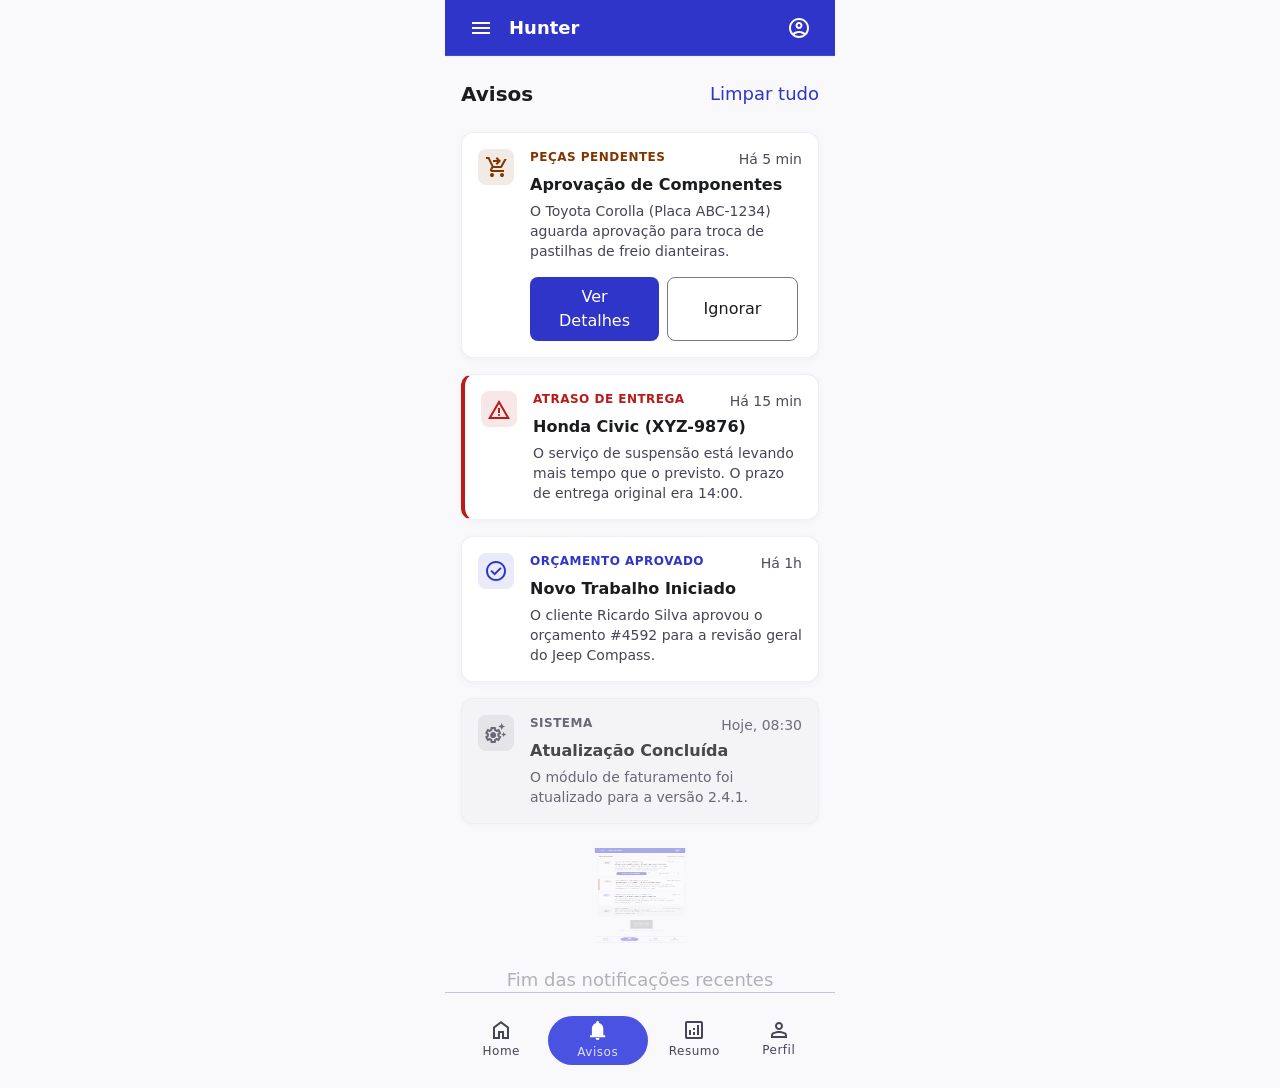
<file: avisos.html>
<!doctype html>
<html lang="pt-BR">
<head>
	<meta charset="utf-8">
	<meta name="viewport" content="width=device-width, initial-scale=1">
	<title>Avisos</title>
	<link rel="stylesheet" href="avisos.css">
</head>
<body>
	<div class="page-shell">
		<header class="topbar" aria-label="Cabeçalho">
			<button class="icon-button" type="button" aria-label="Voltar">
				<img src="figma-assets/back-arrow.svg" alt="">
			</button>
			<div class="brand">Hunter</div>
			<button class="icon-button" type="button" aria-label="Buscar">
				<img src="figma-assets/search.svg" alt="">
			</button>
		</header>

		<main class="content" aria-label="Avisos">
			<section class="content-head">
				<h1>Avisos</h1>
				<a href="#" class="clear-all">Limpar tudo</a>
			</section>

			<section class="alerts" aria-label="Lista de avisos">
				<article class="alert-card alert-card--pending">
					<div class="alert-icon alert-icon--pending" aria-hidden="true">
						<img src="figma-assets/alert-pending.svg" alt="">
					</div>
					<div class="alert-body">
						<div class="alert-meta-row">
							<div class="alert-kicker alert-kicker--pending">Peças Pendentes</div>
							<div class="alert-time">Há 5 min</div>
						</div>
						<h2 class="alert-title">Aprovação de Componentes</h2>
						<p class="alert-text">O Toyota Corolla (Placa ABC-1234) aguarda aprovação para troca de pastilhas de freio dianteiras.</p>
						<div class="alert-actions">
							<button class="action-button action-button--primary" type="button">Ver Detalhes</button>
							<button class="action-button action-button--secondary" type="button">Ignorar</button>
						</div>
					</div>
				</article>

				<article class="alert-card alert-card--delay">
					<div class="alert-icon alert-icon--delay" aria-hidden="true">
						<img src="figma-assets/alert-delay.svg" alt="">
					</div>
					<div class="alert-body">
						<div class="alert-meta-row">
							<div class="alert-kicker alert-kicker--delay">Atraso de Entrega</div>
							<div class="alert-time">Há 15 min</div>
						</div>
						<h2 class="alert-title">Honda Civic (XYZ-9876)</h2>
						<p class="alert-text">O serviço de suspensão está levando mais tempo que o previsto. O prazo de entrega original era 14:00.</p>
					</div>
				</article>

				<article class="alert-card alert-card--approved">
					<div class="alert-icon alert-icon--approved" aria-hidden="true">
						<img src="figma-assets/alert-approved.svg" alt="">
					</div>
					<div class="alert-body">
						<div class="alert-meta-row">
							<div class="alert-kicker alert-kicker--approved">Orçamento Aprovado</div>
							<div class="alert-time">Há 1h</div>
						</div>
						<h2 class="alert-title">Novo Trabalho Iniciado</h2>
						<p class="alert-text">O cliente Ricardo Silva aprovou o orçamento #4592 para a revisão geral do Jeep Compass.</p>
					</div>
				</article>

				<article class="alert-card alert-card--system">
					<div class="alert-icon alert-icon--system" aria-hidden="true">
						<img src="figma-assets/alert-system.svg" alt="">
					</div>
					<div class="alert-body">
						<div class="alert-meta-row">
							<div class="alert-kicker alert-kicker--system">Sistema</div>
							<div class="alert-time">Hoje, 08:30</div>
						</div>
						<h2 class="alert-title">Atualização Concluída</h2>
						<p class="alert-text">O módulo de faturamento foi atualizado para a versão 2.4.1.</p>
					</div>
				</article>
			</section>

			<section class="end-state" aria-label="Fim das notificações recentes">
				<img src="figma-assets/frame-1107.png" alt="" class="end-state-image">
				<p>Fim das notificações recentes</p>
			</section>
		</main>

		<nav class="bottom-nav" aria-label="Navegação inferior">
			<a class="nav-item" href="#" data-nav-target="index.html">
				<img src="figma-assets/home.svg" alt="">
				<span>Home</span>
			</a>
			<a class="nav-item nav-item--active" href="#" aria-current="page" data-nav-target="avisos.html">
				<img src="figma-assets/avisos.svg" alt="">
				<span>Avisos</span>
			</a>
			<a class="nav-item" href="#" data-nav-target="resumo.html">
				<img src="figma-assets/resumo.svg" alt="">
				<span>Resumo</span>
			</a>
			<a class="nav-item" href="#">
				<img src="figma-assets/perfil.svg" alt="">
				<span>Perfil</span>
			</a>
		</nav>
		<script src="nav.js"></script>
	</div>
</body>
</html>
</file>
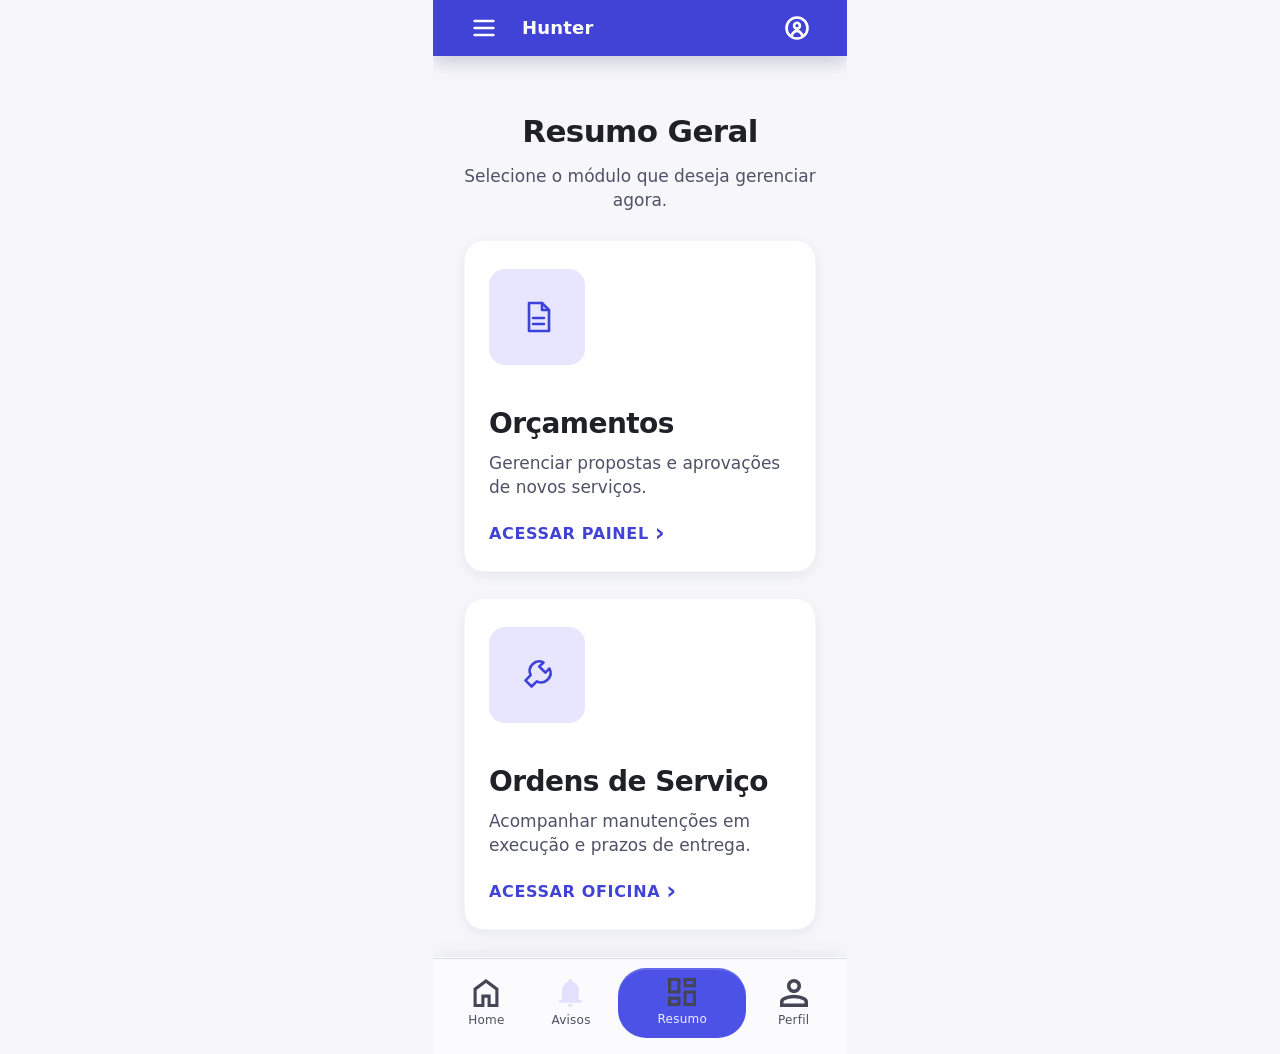
<file: resumo.html>
<!doctype html>
<html lang="pt-BR">
<head>
	<meta charset="utf-8">
	<meta name="viewport" content="width=device-width, initial-scale=1">
	<title>Resumo</title>
	<link rel="stylesheet" href="resumo.css">
</head>
<body>
	<div class="page-shell">
		<header class="topbar" aria-label="Cabeçalho">
			<button class="icon-button" type="button" aria-label="Menu">
				<svg viewBox="0 0 24 24" aria-hidden="true" focusable="false">
					<path d="M4 6h16M4 12h16M4 18h16"></path>
				</svg>
			</button>
			<div class="brand">Hunter</div>
			<button class="icon-button" type="button" aria-label="Perfil">
				<svg viewBox="0 0 24 24" aria-hidden="true" focusable="false">
					<circle cx="12" cy="12" r="9"></circle>
					<circle cx="12" cy="10" r="2.5"></circle>
					<path d="M7.5 18c1.3-2.3 3.2-3.5 4.5-3.5s3.2 1.2 4.5 3.5"></path>
				</svg>
			</button>
		</header>

		<main class="content" aria-label="Resumo geral">
			<section class="hero">
				<h1>Resumo Geral</h1>
				<p>Selecione o módulo que deseja gerenciar agora.</p>
			</section>

			<section class="modules" aria-label="Módulos disponíveis">
				<article class="module-card">
					<div class="module-icon" aria-hidden="true">
						<svg viewBox="0 0 48 48" focusable="false" aria-hidden="true">
							<path d="M16 10h13l7 7v21H16z"></path>
							<path d="M29 10v7h7"></path>
							<path d="M20 25h11M20 31h11"></path>
						</svg>
					</div>
					<h2>Orçamentos</h2>
					<p>Gerenciar propostas e aprovações de novos serviços.</p>
					<a href="#">ACESSAR PAINEL <span aria-hidden="true">›</span></a>
				</article>

				<article class="module-card">
					<div class="module-icon" aria-hidden="true">
						<svg viewBox="0 0 48 48" focusable="false" aria-hidden="true">
							<path d="M30.5 11.5a9.5 9.5 0 0 0-12.8 12.7l-5.2 5.2 6.1 6.1 5.2-5.2a9.5 9.5 0 0 0 12.7-12.8l-4.1 4.1-6.1-6.1z"></path>
						</svg>
					</div>
					<h2>Ordens de Serviço</h2>
					<p>Acompanhar manutenções em execução e prazos de entrega.</p>
					<a href="#">ACESSAR OFICINA <span aria-hidden="true">›</span></a>
				</article>
			</section>
		</main>

		<nav class="bottom-nav" aria-label="Navegação inferior">
			<a class="nav-item" href="#" data-nav-target="index.html">
				<img src="figma-assets/home.svg" alt="">
				<span>Home</span>
			</a>
			<a class="nav-item" href="#" data-nav-target="avisos.html">
				<img src="figma-assets/avisos.svg" alt="">
				<span>Avisos</span>
			</a>
			<a class="nav-item nav-item--active" href="#" aria-current="page" data-nav-target="resumo.html">
				<img src="figma-assets/nav-resumo.svg" alt="">
				<span>Resumo</span>
			</a>
			<a class="nav-item" href="#">
				<img src="figma-assets/perfil.svg" alt="">
				<span>Perfil</span>
			</a>
		</nav>
		<script src="nav.js"></script>
	</div>
</body>
</html>
</file>
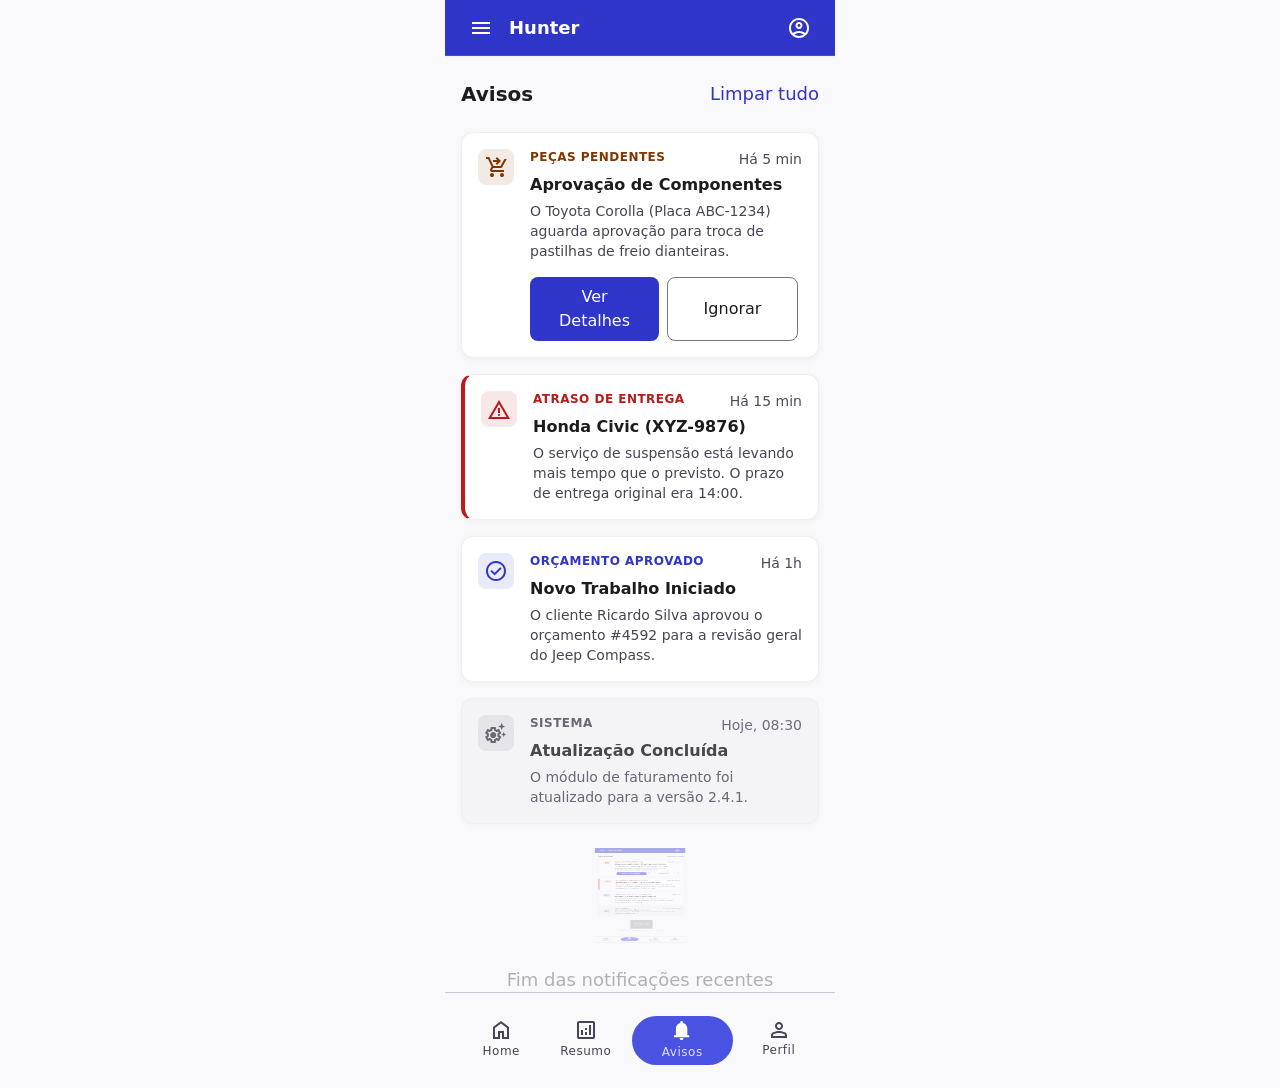
<file: avisos/avisos.html>
<!doctype html>
<html lang="pt-BR">
<head>
	<meta charset="utf-8">
	<meta name="viewport" content="width=device-width, initial-scale=1">
	<title>Avisos</title>
	<link rel="stylesheet" href="avisos.css">
</head>
<body>
	<div class="page-shell">
		<header class="topbar" aria-label="Cabeçalho">
			<button class="icon-button" type="button" aria-label="Voltar">
				<img src="../figma-assets/back-arrow.svg" alt="">
			</button>
			<div class="brand">Hunter</div>
			<button class="icon-button" type="button" aria-label="Buscar">
				<img src="../figma-assets/search.svg" alt="">
			</button>
		</header>

		<main class="content" aria-label="Avisos">
			<section class="content-head">
				<h1>Avisos</h1>
				<a href="#" class="clear-all">Limpar tudo</a>
			</section>

			<section class="alerts" aria-label="Lista de avisos">
				<article class="alert-card alert-card--pending">
					<div class="alert-icon alert-icon--pending" aria-hidden="true">
						<img src="../figma-assets/alert-pending.svg" alt="">
					</div>
					<div class="alert-body">
						<div class="alert-meta-row">
							<div class="alert-kicker alert-kicker--pending">Peças Pendentes</div>
							<div class="alert-time">Há 5 min</div>
						</div>
						<h2 class="alert-title">Aprovação de Componentes</h2>
						<p class="alert-text">O Toyota Corolla (Placa ABC-1234) aguarda aprovação para troca de pastilhas de freio dianteiras.</p>
						<div class="alert-actions">
							<button class="action-button action-button--primary" type="button">Ver Detalhes</button>
							<button class="action-button action-button--secondary" type="button">Ignorar</button>
						</div>
					</div>
				</article>

				<article class="alert-card alert-card--delay">
					<div class="alert-icon alert-icon--delay" aria-hidden="true">
						<img src="../figma-assets/alert-delay.svg" alt="">
					</div>
					<div class="alert-body">
						<div class="alert-meta-row">
							<div class="alert-kicker alert-kicker--delay">Atraso de Entrega</div>
							<div class="alert-time">Há 15 min</div>
						</div>
						<h2 class="alert-title">Honda Civic (XYZ-9876)</h2>
						<p class="alert-text">O serviço de suspensão está levando mais tempo que o previsto. O prazo de entrega original era 14:00.</p>
					</div>
				</article>

				<article class="alert-card alert-card--approved">
					<div class="alert-icon alert-icon--approved" aria-hidden="true">
						<img src="../figma-assets/alert-approved.svg" alt="">
					</div>
					<div class="alert-body">
						<div class="alert-meta-row">
							<div class="alert-kicker alert-kicker--approved">Orçamento Aprovado</div>
							<div class="alert-time">Há 1h</div>
						</div>
						<h2 class="alert-title">Novo Trabalho Iniciado</h2>
						<p class="alert-text">O cliente Ricardo Silva aprovou o orçamento #4592 para a revisão geral do Jeep Compass.</p>
					</div>
				</article>

				<article class="alert-card alert-card--system">
					<div class="alert-icon alert-icon--system" aria-hidden="true">
						<img src="../figma-assets/alert-system.svg" alt="">
					</div>
					<div class="alert-body">
						<div class="alert-meta-row">
							<div class="alert-kicker alert-kicker--system">Sistema</div>
							<div class="alert-time">Hoje, 08:30</div>
						</div>
						<h2 class="alert-title">Atualização Concluída</h2>
						<p class="alert-text">O módulo de faturamento foi atualizado para a versão 2.4.1.</p>
					</div>
				</article>
			</section>

			<section class="end-state" aria-label="Fim das notificações recentes">
				<img src="../figma-assets/frame-1107.png" alt="" class="end-state-image">
				<p>Fim das notificações recentes</p>
			</section>
		</main>

		<nav class="bottom-nav" aria-label="Navegação inferior">
			<a class="nav-item" href="#" data-nav-target="../index.html">
				<img src="../figma-assets/home.svg" alt="">
				<span>Home</span>
			</a>
			<a class="nav-item" href="#" data-nav-target="../resumo/resumo.html">
				<img src="../figma-assets/resumo.svg" alt="">
				<span>Resumo</span>
			</a>
			<a class="nav-item nav-item--active" href="#" aria-current="page" data-nav-target="avisos.html">
				<img src="../figma-assets/avisos.svg" alt="">
				<span>Avisos</span>
			</a>
			<a class="nav-item" href="#">
				<img src="../figma-assets/perfil.svg" alt="">
				<span>Perfil</span>
			</a>
		</nav>
		<script src="../nav.js"></script>
	</div>
</body>
</html>
</file>
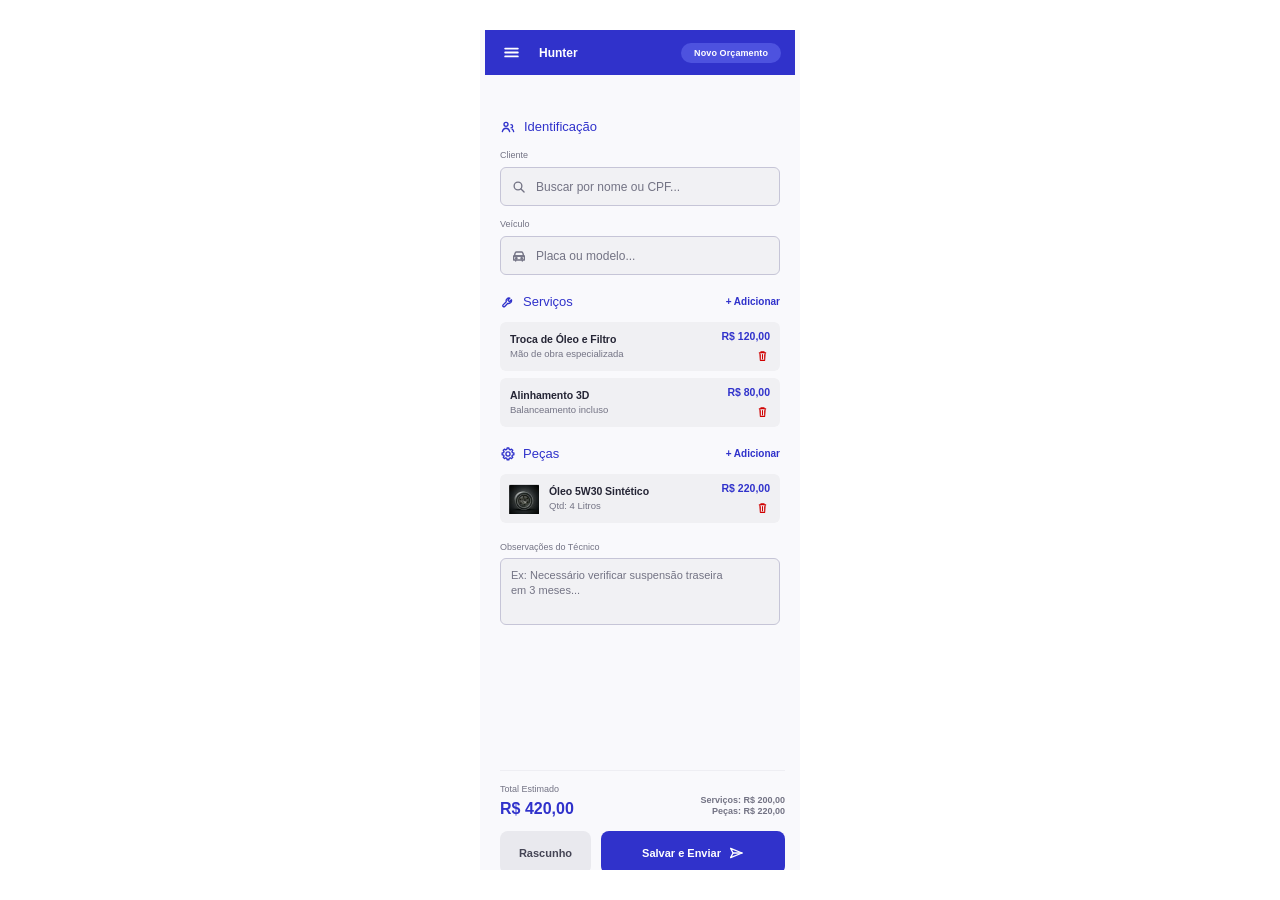
<file: orcamento/novo-orcamento.html>
<!doctype html>
<html lang="pt-BR">
<head>
	<meta charset="utf-8">
	<meta name="viewport" content="width=device-width, initial-scale=1">
	<title>Novo Orçamento</title>
	<link rel="stylesheet" href="novo-orcamento.css">
</head>
<body>
	<div class="tela-novo-orcamento">
		<header class="cabecalho" aria-label="Cabeçalho">
			<button class="botao-menu" type="button" aria-label="Menu">
				<svg viewBox="0 0 24 24" aria-hidden="true">
					<path d="M4 7h16M4 12h16M4 17h16"></path>
				</svg>
			</button>
			<div class="marca">Hunter</div>
			<div class="titulo-acao">Novo Orçamento</div>
		</header>

		<main class="conteudo" aria-label="Novo orçamento">
			<section class="secao secao-identificacao" aria-labelledby="titulo-identificacao">
				<div class="secao-cabecalho">
					<svg viewBox="0 0 24 24" aria-hidden="true">
						<circle cx="9" cy="8" r="3"></circle>
						<path d="M3.5 19c.8-3.4 2.6-5.1 5.5-5.1s4.7 1.7 5.5 5.1"></path>
						<path d="M16.5 8.5a2.4 2.4 0 0 1 0 4.8M18.2 15.3c1.3.7 2 1.9 2.3 3.7"></path>
					</svg>
					<h1 id="titulo-identificacao">Identificação</h1>
				</div>

				<div class="grupo-campo">
					<label for="cliente">Cliente</label>
					<div class="campo">
						<svg viewBox="0 0 24 24" aria-hidden="true">
							<circle cx="10.5" cy="10.5" r="5.8"></circle>
							<path d="m15 15 4.6 4.6"></path>
						</svg>
						<input id="cliente" type="search" placeholder="Buscar por nome ou CPF...">
					</div>
				</div>

				<div class="grupo-campo">
					<label for="veiculo">Veículo</label>
					<div class="campo">
						<svg viewBox="0 0 24 24" aria-hidden="true">
							<path d="M5 12h14l-1.2-4.2A2 2 0 0 0 15.9 6H8.1a2 2 0 0 0-1.9 1.8L5 12Z"></path>
							<path d="M4 12h16v6H4zM7 18v1.6M17 18v1.6"></path>
							<circle cx="8" cy="15.5" r="1.1"></circle>
							<circle cx="16" cy="15.5" r="1.1"></circle>
						</svg>
						<input id="veiculo" type="text" placeholder="Placa ou modelo...">
					</div>
				</div>
			</section>

			<section class="secao secao-servicos" aria-labelledby="titulo-servicos">
				<div class="secao-cabecalho secao-cabecalho-com-acao">
					<div class="titulo-secao">
						<svg viewBox="0 0 24 24" aria-hidden="true">
							<path d="M14.7 6.3a4.2 4.2 0 0 0-5.3 5.3L4.7 16.3a1.7 1.7 0 0 0 2.4 2.4l4.7-4.7a4.2 4.2 0 0 0 5.3-5.3l-2.9 2.9-2.4-2.4z"></path>
						</svg>
						<h2 id="titulo-servicos">Serviços</h2>
					</div>
					<button class="botao-adicionar" type="button">+ Adicionar</button>
				</div>

				<div class="lista-itens">
					<article class="item-orcamento">
						<div class="item-texto">
							<h3>Troca de Óleo e Filtro</h3>
							<p>Mão de obra especializada</p>
						</div>
						<div class="item-acoes">
							<strong>R$ 120,00</strong>
							<button class="botao-excluir" type="button" aria-label="Excluir Troca de Óleo e Filtro">
								<svg viewBox="0 0 24 24" aria-hidden="true">
									<path d="M6 7h12M9 7V5h6v2M8 10v8M12 10v8M16 10v8M7 7l1 14h8l1-14"></path>
								</svg>
							</button>
						</div>
					</article>

					<article class="item-orcamento">
						<div class="item-texto">
							<h3>Alinhamento 3D</h3>
							<p>Balanceamento incluso</p>
						</div>
						<div class="item-acoes">
							<strong>R$ 80,00</strong>
							<button class="botao-excluir" type="button" aria-label="Excluir Alinhamento 3D">
								<svg viewBox="0 0 24 24" aria-hidden="true">
									<path d="M6 7h12M9 7V5h6v2M8 10v8M12 10v8M16 10v8M7 7l1 14h8l1-14"></path>
								</svg>
							</button>
						</div>
					</article>
				</div>
			</section>

			<section class="secao secao-pecas" aria-labelledby="titulo-pecas">
				<div class="secao-cabecalho secao-cabecalho-com-acao">
					<div class="titulo-secao">
						<svg viewBox="0 0 24 24" aria-hidden="true">
							<path d="M10.7 3h2.6l.5 2.2 1.6.7 1.9-1.2 1.8 1.8-1.2 1.9.7 1.6 2.2.5v2.6l-2.2.5-.7 1.6 1.2 1.9-1.8 1.8-1.9-1.2-1.6.7-.5 2.2h-2.6l-.5-2.2-1.6-.7-1.9 1.2-1.8-1.8 1.2-1.9-.7-1.6-2.2-.5v-2.6l2.2-.5.7-1.6-1.2-1.9 1.8-1.8 1.9 1.2 1.6-.7z"></path>
							<circle cx="12" cy="12" r="3.1"></circle>
						</svg>
						<h2 id="titulo-pecas">Peças</h2>
					</div>
					<button class="botao-adicionar" type="button">+ Adicionar</button>
				</div>

				<div class="lista-itens">
					<article class="item-orcamento item-orcamento-com-imagem">
						<div class="miniatura-peca" aria-hidden="true"></div>
						<div class="item-texto">
							<h3>Óleo 5W30 Sintético</h3>
							<p>Qtd: 4 Litros</p>
						</div>
						<div class="item-acoes">
							<strong>R$ 220,00</strong>
							<button class="botao-excluir" type="button" aria-label="Excluir Óleo 5W30 Sintético">
								<svg viewBox="0 0 24 24" aria-hidden="true">
									<path d="M6 7h12M9 7V5h6v2M8 10v8M12 10v8M16 10v8M7 7l1 14h8l1-14"></path>
								</svg>
							</button>
						</div>
					</article>
				</div>
			</section>

			<section class="secao secao-observacoes" aria-labelledby="titulo-observacoes">
				<label id="titulo-observacoes" for="observacoes">Observações do Técnico</label>
				<textarea id="observacoes" placeholder="Ex: Necessário verificar suspensão traseira&#10;em 3 meses..."></textarea>
			</section>
		</main>

		<footer class="resumo-total" aria-label="Resumo do orçamento">
			<div class="linha-total">
				<div>
					<span>Total Estimado</span>
					<strong>R$ 420,00</strong>
				</div>
				<div class="total-detalhes">
					<span>Serviços: R$ 200,00</span>
					<span>Peças: R$ 220,00</span>
				</div>
			</div>
			<div class="acoes-rodape">
				<button class="botao-rascunho" type="button">Rascunho</button>
				<a class="botao-salvar" href="orcamento-finalizado.html">
					Salvar e Enviar
					<svg viewBox="0 0 24 24" aria-hidden="true">
						<path d="M4 5 21 12 4 19l3.5-7z"></path>
						<path d="M7.5 12H21"></path>
					</svg>
				</a>
			</div>
		</footer>
	</div>
</body>
</html>
</file>
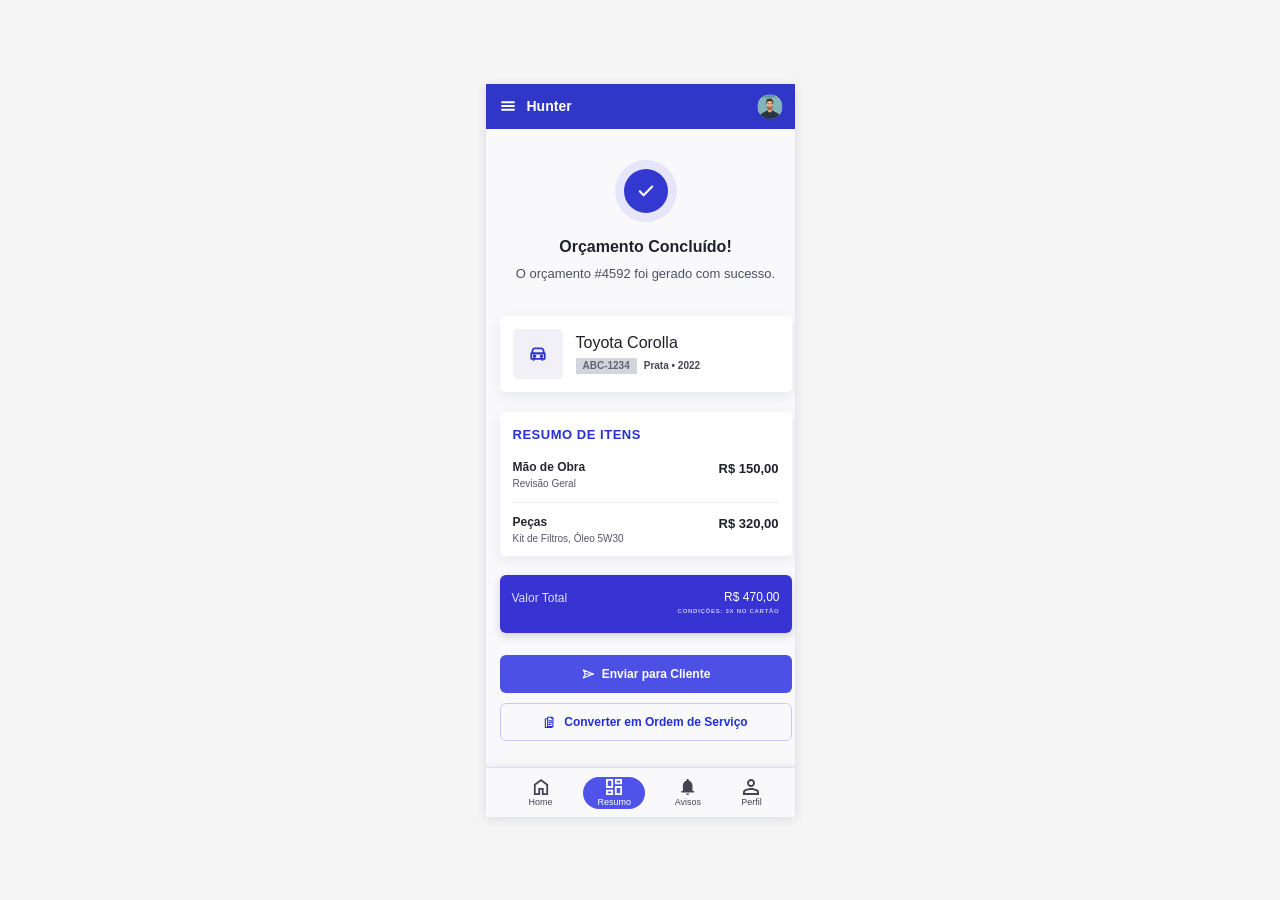
<file: orcamento/orcamento-finalizado.html>
<!doctype html>
<html lang="pt-BR">
<head>
	<meta charset="utf-8">
	<meta name="viewport" content="width=device-width, initial-scale=1">
	<title>Orçamento Finalizado</title>
	<link rel="stylesheet" href="orcamento-finalizado.css">
</head>
<body>
	<div class="tela-orcamento-finalizado">
		<header class="cabecalho" aria-label="Cabeçalho">
			<button class="botao-menu" type="button" aria-label="Menu">
				<svg viewBox="0 0 24 24" aria-hidden="true">
					<path d="M4 7h16M4 12h16M4 17h16"></path>
				</svg>
			</button>
			<div class="marca">Hunter</div>
			<div class="avatar" aria-hidden="true"></div>
		</header>

		<main class="conteudo" aria-label="Orçamento finalizado">
			<section class="confirmacao" aria-labelledby="titulo-confirmacao">
				<div class="icone-sucesso" aria-hidden="true">
					<svg viewBox="0 0 24 24">
						<path d="M5.2 12.4 9.4 16.6 18.8 7.2"></path>
					</svg>
				</div>
				<h1 id="titulo-confirmacao">Orçamento Concluído!</h1>
				<p>O orçamento #4592 foi gerado com sucesso.</p>
			</section>

			<section class="cartao-veiculo" aria-label="Veículo">
				<div class="icone-veiculo" aria-hidden="true">
					<svg viewBox="0 0 24 24">
						<path d="M5.3 11.2h13.4l-1.1-4.1A1.9 1.9 0 0 0 15.8 5.8H8.2a1.9 1.9 0 0 0-1.8 1.3L5.3 11.2Z"></path>
						<path d="M4.6 11.2h14.8v6H4.6zM7.2 17.2v1.4M16.8 17.2v1.4"></path>
						<circle cx="8.2" cy="14.4" r="1"></circle>
						<circle cx="15.8" cy="14.4" r="1"></circle>
					</svg>
				</div>
				<div class="dados-veiculo">
					<h2>Toyota Corolla</h2>
					<div class="detalhes-veiculo">
						<span class="placa">ABC-1234</span>
						<span>Prata • 2022</span>
					</div>
				</div>
			</section>

			<section class="cartao-itens" aria-labelledby="titulo-itens">
				<h2 id="titulo-itens">RESUMO DE ITENS</h2>
				<div class="item-resumo">
					<div>
						<h3>Mão de Obra</h3>
						<p>Revisão Geral</p>
					</div>
					<strong>R$ 150,00</strong>
				</div>
				<div class="item-resumo">
					<div>
						<h3>Peças</h3>
						<p>Kit de Filtros, Óleo 5W30</p>
					</div>
					<strong>R$ 320,00</strong>
				</div>
			</section>

			<section class="valor-total" aria-label="Valor total">
				<span>Valor Total</span>
				<div>
					<strong>R$ 470,00</strong>
					<small>CONDIÇÕES: 3X NO CARTÃO</small>
				</div>
			</section>

			<section class="acoes" aria-label="Ações">
				<button class="botao-primario" type="button">
					<svg viewBox="0 0 24 24" aria-hidden="true">
						<path d="M4 5 21 12 4 19l3.4-7z"></path>
						<path d="M7.4 12H21"></path>
					</svg>
					<span>Enviar para Cliente</span>
				</button>
				<button class="botao-secundario" type="button">
					<svg viewBox="0 0 24 24" aria-hidden="true">
						<path d="M8 3.8h7l2 2V20H8z"></path>
						<path d="M15 3.8v2h2M6 6.5H4v15h11v-2"></path>
						<path d="M10.3 10h4.8M10.3 13.2h4.8M10.3 16.4h3.2"></path>
					</svg>
					<span>Converter em Ordem de Serviço</span>
				</button>
			</section>
		</main>

		<nav class="navegacao" aria-label="Navegação inferior">
			<a class="nav-item" href="../index.html" data-nav-target="../index.html">
				<img src="../figma-assets/home.svg" alt="">
				<span>Home</span>
			</a>
			<a class="nav-item nav-item-ativo" href="../resumo/resumo.html" aria-current="page" data-nav-target="../resumo/resumo.html">
				<img src="../figma-assets/nav-resumo.svg" alt="">
				<span>Resumo</span>
			</a>
			<a class="nav-item" href="../avisos/avisos.html" data-nav-target="../avisos/avisos.html">
				<img src="../figma-assets/avisos.svg" alt="">
				<span>Avisos</span>
			</a>
			<a class="nav-item" href="#">
				<img src="../figma-assets/perfil.svg" alt="">
				<span>Perfil</span>
			</a>
		</nav>
	</div>
	<script src="../nav.js"></script>
</body>
</html>
</file>
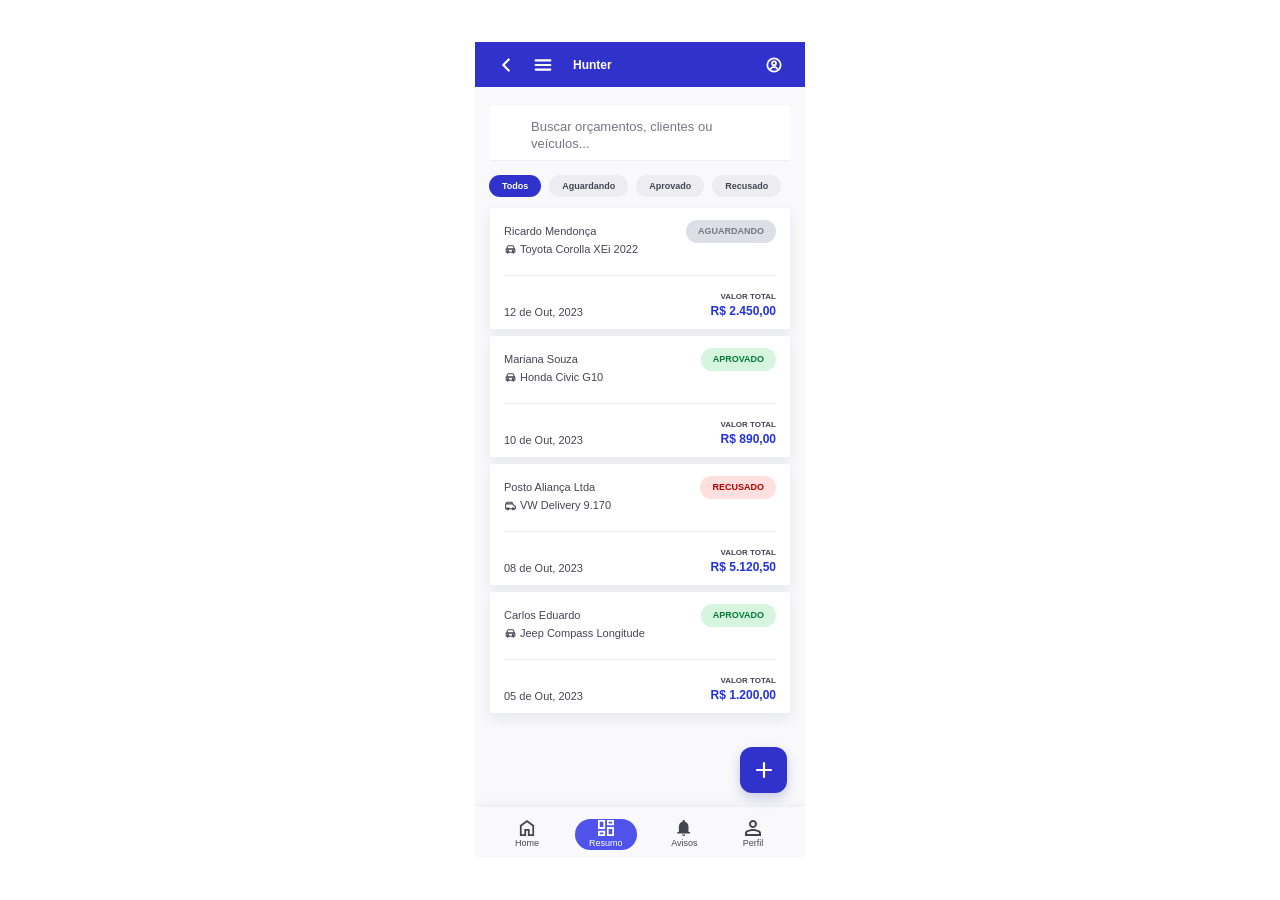
<file: orcamento/painel-orcamentos.html>
<!doctype html>
<html lang="pt-BR">
<head>
	<meta charset="utf-8">
	<meta name="viewport" content="width=device-width, initial-scale=1">
	<title>Painel de Orcamentos</title>
	<link rel="stylesheet" href="painel-orcamentos.css">
</head>
<body>
	<div class="tela-painel">
		<header class="cabecalho">
			<button class="botao-icone" type="button" aria-label="Voltar">
				<svg viewBox="0 0 24 24" aria-hidden="true">
					<path d="M15 18 9 12l6-6"></path>
				</svg>
			</button>
			<button class="botao-icone" type="button" aria-label="Menu">
				<svg viewBox="0 0 24 24" aria-hidden="true">
					<path d="M4 7h16M4 12h16M4 17h16"></path>
				</svg>
			</button>
			<div class="marca">Hunter</div>
			<button class="botao-icone perfil-topo" type="button" aria-label="Perfil">
				<svg viewBox="0 0 24 24" aria-hidden="true">
					<circle cx="12" cy="12" r="8"></circle>
					<circle cx="12" cy="10" r="2.4"></circle>
					<path d="M7.4 17.2c1.2-2 2.8-3 4.6-3s3.4 1 4.6 3"></path>
				</svg>
			</button>
		</header>

		<main class="conteudo" aria-label="Painel de orcamentos">
			<label class="campo-busca">
				<span>Buscar orçamentos, clientes ou veículos...</span>
				<input type="search" aria-label="Buscar orçamentos, clientes ou veículos">
			</label>

			<div class="filtros" aria-label="Filtros">
				<button class="filtro filtro-ativo" type="button">Todos</button>
				<button class="filtro" type="button">Aguardando</button>
				<button class="filtro" type="button">Aprovado</button>
				<button class="filtro" type="button">Recusado</button>
			</div>

			<section class="lista-orcamentos" aria-label="Lista de orcamentos">
				<article class="cartao-orcamento">
					<div class="linha-superior">
						<div>
							<h2>Ricardo Mendonça</h2>
							<p>
								<svg viewBox="0 0 24 24" aria-hidden="true">
									<path d="M5 11h14l-1.3-4.2A2 2 0 0 0 15.8 5H8.2a2 2 0 0 0-1.9 1.8L5 11Z"></path>
									<path d="M4 11h16v6H4zM7 17v2M17 17v2"></path>
									<circle cx="7.5" cy="15" r="1.2"></circle>
									<circle cx="16.5" cy="15" r="1.2"></circle>
								</svg>
								Toyota Corolla XEi 2022
							</p>
						</div>
						<span class="status status-aguardando">AGUARDANDO</span>
					</div>
					<div class="linha-inferior">
						<span>12 de Out, 2023</span>
						<div>
							<strong>VALOR TOTAL</strong>
							<b>R$ 2.450,00</b>
						</div>
					</div>
				</article>

				<article class="cartao-orcamento">
					<div class="linha-superior">
						<div>
							<h2>Mariana Souza</h2>
							<p>
								<svg viewBox="0 0 24 24" aria-hidden="true">
									<path d="M5 11h14l-1.3-4.2A2 2 0 0 0 15.8 5H8.2a2 2 0 0 0-1.9 1.8L5 11Z"></path>
									<path d="M4 11h16v6H4zM7 17v2M17 17v2"></path>
									<circle cx="7.5" cy="15" r="1.2"></circle>
									<circle cx="16.5" cy="15" r="1.2"></circle>
								</svg>
								Honda Civic G10
							</p>
						</div>
						<span class="status status-aprovado">APROVADO</span>
					</div>
					<div class="linha-inferior">
						<span>10 de Out, 2023</span>
						<div>
							<strong>VALOR TOTAL</strong>
							<b>R$ 890,00</b>
						</div>
					</div>
				</article>

				<article class="cartao-orcamento">
					<div class="linha-superior">
						<div>
							<h2>Posto Aliança Ltda</h2>
							<p>
								<svg viewBox="0 0 24 24" aria-hidden="true">
									<path d="M3 9h13l3 4h2v5H3zM5 6h10v3H5z"></path>
									<circle cx="7" cy="18" r="2"></circle>
									<circle cx="17" cy="18" r="2"></circle>
								</svg>
								VW Delivery 9.170
							</p>
						</div>
						<span class="status status-recusado">RECUSADO</span>
					</div>
					<div class="linha-inferior">
						<span>08 de Out, 2023</span>
						<div>
							<strong>VALOR TOTAL</strong>
							<b>R$ 5.120,50</b>
						</div>
					</div>
				</article>

				<article class="cartao-orcamento">
					<div class="linha-superior">
						<div>
							<h2>Carlos Eduardo</h2>
							<p>
								<svg viewBox="0 0 24 24" aria-hidden="true">
									<path d="M5 11h14l-1.3-4.2A2 2 0 0 0 15.8 5H8.2a2 2 0 0 0-1.9 1.8L5 11Z"></path>
									<path d="M4 11h16v6H4zM7 17v2M17 17v2"></path>
									<circle cx="7.5" cy="15" r="1.2"></circle>
									<circle cx="16.5" cy="15" r="1.2"></circle>
								</svg>
								Jeep Compass Longitude
							</p>
						</div>
						<span class="status status-aprovado">APROVADO</span>
					</div>
					<div class="linha-inferior">
						<span>05 de Out, 2023</span>
						<div>
							<strong>VALOR TOTAL</strong>
							<b>R$ 1.200,00</b>
						</div>
					</div>
				</article>
			</section>
		</main>

		<a class="botao-adicionar" href="novo-orcamento.html" aria-label="Adicionar">
			<svg viewBox="0 0 24 24" aria-hidden="true">
				<path d="M12 5v14M5 12h14"></path>
			</svg>
		</a>

		<nav class="navegacao" aria-label="Navegacao inferior">
			<a class="nav-item" href="../index.html">
				<img src="../figma-assets/home.svg" alt="">
				<span>Home</span>
			</a>
			<a class="nav-item nav-item-ativo" href="../resumo/resumo.html" aria-current="page">
				<img src="../figma-assets/nav-resumo.svg" alt="">
				<span>Resumo</span>
			</a>
			<a class="nav-item" href="../avisos/avisos.html">
				<img src="../figma-assets/avisos.svg" alt="">
				<span>Avisos</span>
			</a>
			<a class="nav-item" href="#">
				<img src="../figma-assets/perfil.svg" alt="">
				<span>Perfil</span>
			</a>
		</nav>
	</div>
</body>
</html>
</file>
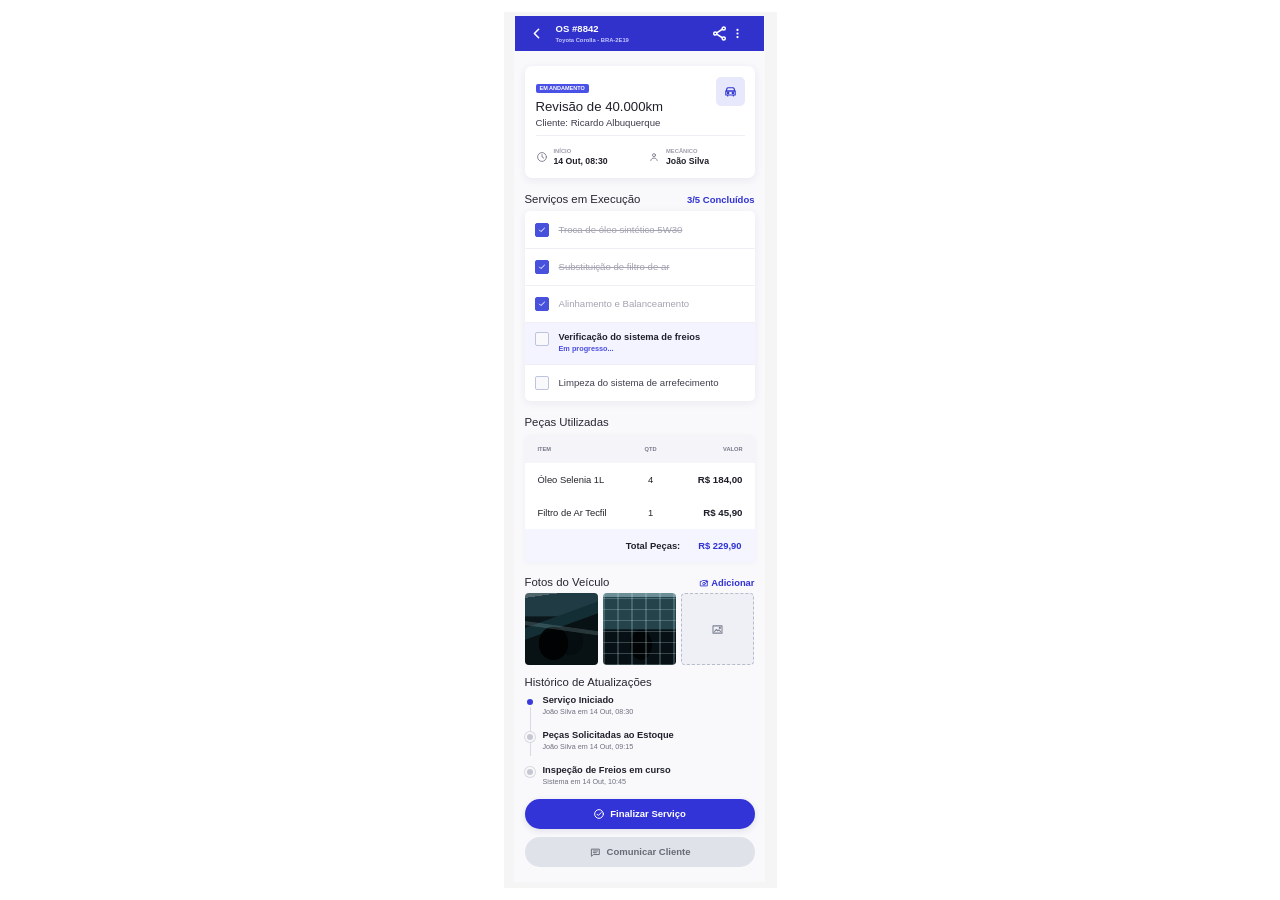
<file: os/nova-os.html>
<!doctype html>
<html lang="pt-BR">
<head>
	<meta charset="utf-8">
	<meta name="viewport" content="width=device-width, initial-scale=1">
	<title>OS #8842</title>
	<link rel="stylesheet" href="nova-os.css">
</head>
<body>
	<div class="tela-nova-os">
		<div class="quadro-os">
			<header class="cabecalho-os" aria-label="Cabeçalho">
				<button class="botao-icone botao-voltar" type="button" aria-label="Voltar">
					<svg viewBox="0 0 24 24" aria-hidden="true">
						<path d="M15 18 9 12l6-6"></path>
					</svg>
				</button>
				<div class="titulo-os">
					<h1>OS #8842</h1>
					<p>Toyota Corolla - BRA-2E19</p>
				</div>
				<button class="botao-icone botao-compartilhar" type="button" aria-label="Compartilhar">
					<svg viewBox="0 0 24 24" aria-hidden="true">
						<circle cx="18" cy="5" r="2.2"></circle>
						<circle cx="6" cy="12" r="2.2"></circle>
						<circle cx="18" cy="19" r="2.2"></circle>
						<path d="m8 11 8-5M8 13l8 5"></path>
					</svg>
				</button>
				<button class="botao-icone botao-menu" type="button" aria-label="Mais opções">
					<svg viewBox="0 0 24 24" aria-hidden="true">
						<path d="M12 5.5h.01M12 12h.01M12 18.5h.01"></path>
					</svg>
				</button>
			</header>

			<main class="conteudo-os" aria-label="Ordem de serviço">
				<section class="cartao-resumo" aria-labelledby="titulo-revisao">
					<div class="resumo-texto">
						<span class="status-os">EM ANDAMENTO</span>
						<h2 id="titulo-revisao">Revisão de 40.000km</h2>
						<p>Cliente: Ricardo Albuquerque</p>
					</div>
					<div class="icone-carro" aria-hidden="true">
						<svg viewBox="0 0 24 24">
							<path d="M5.2 11.2h13.6l-1.1-4A2 2 0 0 0 15.8 6H8.2a2 2 0 0 0-1.9 1.2l-1.1 4Z"></path>
							<path d="M4.5 11.2h15v6.3h-15zM7.5 17.5V19M16.5 17.5V19"></path>
							<circle cx="8.2" cy="14.4" r="1.1"></circle>
							<circle cx="15.8" cy="14.4" r="1.1"></circle>
						</svg>
					</div>
					<div class="dados-servico">
						<div class="dado">
							<svg viewBox="0 0 24 24" aria-hidden="true">
								<circle cx="12" cy="12" r="8.8"></circle>
								<path d="M12 7.2V12l3.4 2.1"></path>
							</svg>
							<div>
								<span>INÍCIO</span>
								<strong>14 Out, 08:30</strong>
							</div>
						</div>
						<div class="dado">
							<svg viewBox="0 0 24 24" aria-hidden="true">
								<circle cx="12" cy="8.3" r="3"></circle>
								<path d="M5.6 19c.8-3.2 2.9-4.8 6.4-4.8s5.6 1.6 6.4 4.8"></path>
							</svg>
							<div>
								<span>MECÂNICO</span>
								<strong>João Silva</strong>
							</div>
						</div>
					</div>
				</section>

				<section class="secao-servicos" aria-labelledby="titulo-servicos-os">
					<div class="linha-titulo">
						<h2 id="titulo-servicos-os">Serviços em Execução</h2>
						<strong>3/5 Concluídos</strong>
					</div>
					<div class="lista-servicos">
						<div class="servico servico-concluido">
							<span class="checkbox checkbox-marcado" aria-hidden="true">
								<svg viewBox="0 0 24 24">
									<path d="m6 12.3 3.5 3.5L18 7.5"></path>
								</svg>
							</span>
							<span class="texto-riscado">Troca de óleo sintético 5W30</span>
						</div>
						<div class="servico servico-concluido">
							<span class="checkbox checkbox-marcado" aria-hidden="true">
								<svg viewBox="0 0 24 24">
									<path d="m6 12.3 3.5 3.5L18 7.5"></path>
								</svg>
							</span>
							<span class="texto-riscado">Substituição de filtro de ar</span>
						</div>
						<div class="servico servico-concluido">
							<span class="checkbox checkbox-marcado" aria-hidden="true">
								<svg viewBox="0 0 24 24">
									<path d="m6 12.3 3.5 3.5L18 7.5"></path>
								</svg>
							</span>
							<span>Alinhamento e Balanceamento</span>
						</div>
						<div class="servico servico-atual">
							<span class="checkbox checkbox-vazio" aria-hidden="true"></span>
							<div>
								<strong>Verificação do sistema de freios</strong>
								<small>Em progresso...</small>
							</div>
						</div>
						<div class="servico">
							<span class="checkbox checkbox-vazio" aria-hidden="true"></span>
							<span>Limpeza do sistema de arrefecimento</span>
						</div>
					</div>
				</section>

				<section class="secao-pecas" aria-labelledby="titulo-pecas">
					<h2 id="titulo-pecas">Peças Utilizadas</h2>
					<div class="tabela-pecas" role="table" aria-label="Peças utilizadas">
						<div class="linha-peca cabecalho-pecas" role="row">
							<span role="columnheader">ITEM</span>
							<span role="columnheader">QTD</span>
							<span role="columnheader">VALOR</span>
						</div>
						<div class="linha-peca" role="row">
							<span role="cell">Óleo Selenia 1L</span>
							<span role="cell">4</span>
							<strong role="cell">R$ 184,00</strong>
						</div>
						<div class="linha-peca" role="row">
							<span role="cell">Filtro de Ar Tecfil</span>
							<span role="cell">1</span>
							<strong role="cell">R$ 45,90</strong>
						</div>
						<div class="total-pecas">
							<span>Total Peças:</span>
							<strong>R$ 229,90</strong>
						</div>
					</div>
				</section>

				<section class="secao-fotos" aria-labelledby="titulo-fotos">
					<div class="linha-titulo">
						<h2 id="titulo-fotos">Fotos do Veículo</h2>
						<button class="adicionar-foto" type="button">
							<svg viewBox="0 0 24 24" aria-hidden="true">
								<path d="M4 8h3l1.5-2h7L17 8h3v11H4z"></path>
								<circle cx="12" cy="13.5" r="3.2"></circle>
								<path d="M18.5 5.5v5M16 8h5"></path>
							</svg>
							Adicionar
						</button>
					</div>
					<div class="fotos-veiculo" aria-label="Fotos do veículo">
						<div class="foto-veiculo foto-carro-1" aria-hidden="true"></div>
						<div class="foto-veiculo foto-carro-2" aria-hidden="true"></div>
						<button class="foto-veiculo foto-placeholder" type="button" aria-label="Adicionar foto">
							<svg viewBox="0 0 24 24" aria-hidden="true">
								<path d="M4.8 6.2h14.4v11.6H4.8z"></path>
								<path d="m7.3 15 3-3 2.2 2.2 1.7-1.7 2.6 2.5"></path>
								<circle cx="15.8" cy="9.4" r=".9"></circle>
							</svg>
						</button>
					</div>
				</section>

				<section class="secao-historico" aria-labelledby="titulo-historico">
					<h2 id="titulo-historico">Histórico de Atualizações</h2>
					<div class="historico">
						<div class="evento evento-ativo">
							<span class="ponto" aria-hidden="true"></span>
							<div>
								<strong>Serviço Iniciado</strong>
								<p>João Silva em 14 Out, 08:30</p>
							</div>
						</div>
						<div class="evento">
							<span class="ponto" aria-hidden="true"></span>
							<div>
								<strong>Peças Solicitadas ao Estoque</strong>
								<p>João Silva em 14 Out, 09:15</p>
							</div>
						</div>
						<div class="evento">
							<span class="ponto" aria-hidden="true"></span>
							<div>
								<strong>Inspeção de Freios em curso</strong>
								<p>Sistema em 14 Out, 10:45</p>
							</div>
						</div>
					</div>
				</section>
			</main>

			<footer class="acoes-os" aria-label="Ações da ordem de serviço">
				<a class="botao-finalizar" href="os-finalizada.html">
					<svg viewBox="0 0 24 24" aria-hidden="true">
						<circle cx="12" cy="12" r="8.7"></circle>
						<path d="m8 12.4 2.6 2.6L16.5 9"></path>
					</svg>
					Finalizar Serviço
				</a>
				<button class="botao-comunicar" type="button">
					<svg viewBox="0 0 24 24" aria-hidden="true">
						<path d="M5 5.8h14v10H8.2L5 18.5z"></path>
						<path d="M8 9.2h8M8 12.4h5.6"></path>
					</svg>
					Comunicar Cliente
				</button>
			</footer>
		</div>
	</div>
</body>
</html>
</file>
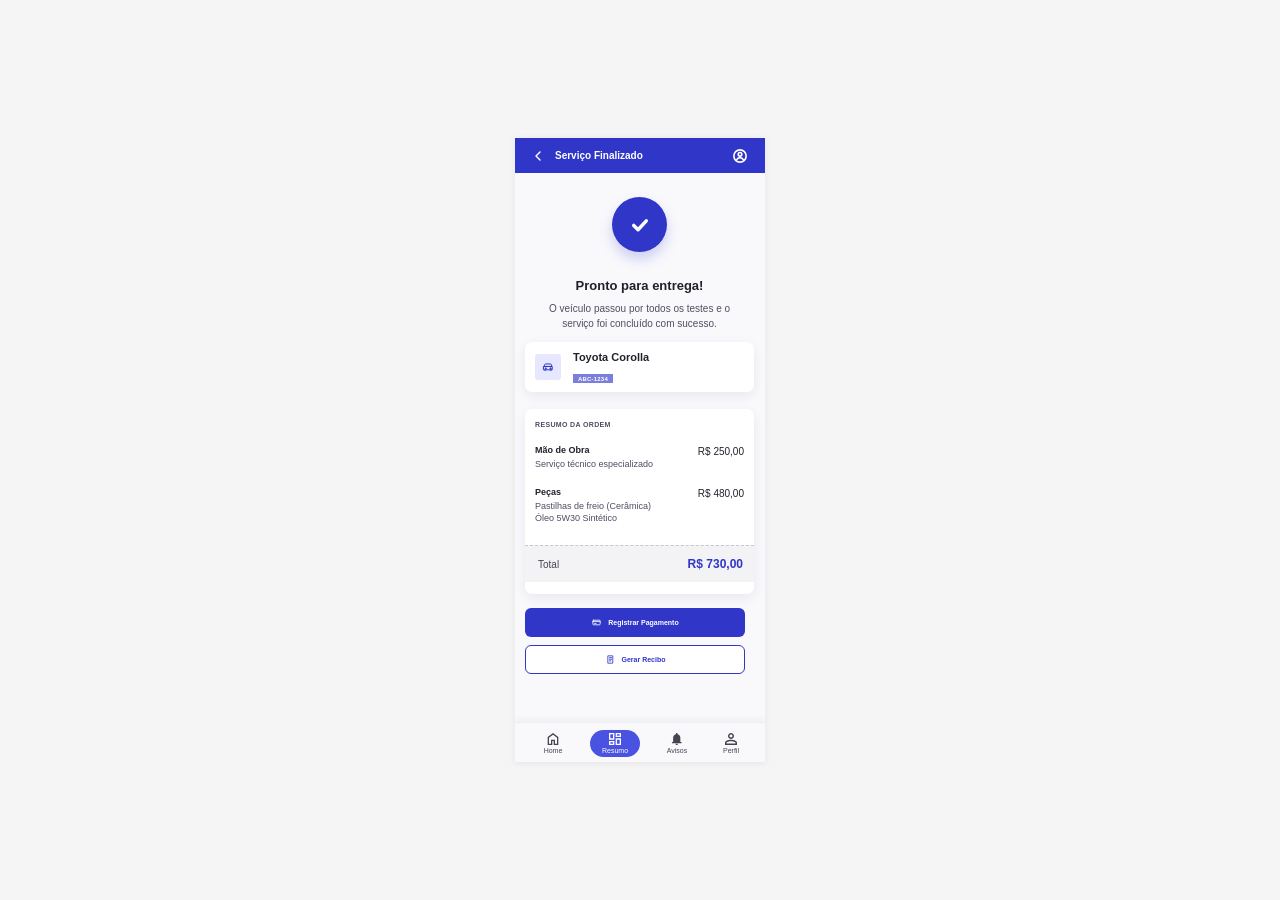
<file: os/os-finalizada.html>
<!doctype html>
<html lang="pt-BR">
<head>
	<meta charset="utf-8">
	<meta name="viewport" content="width=device-width, initial-scale=1">
	<title>Serviço Finalizado</title>
	<link rel="stylesheet" href="os-finalizada.css">
</head>
<body>
	<div class="tela-os-finalizada">
		<header class="cabecalho" aria-label="Cabeçalho">
			<button class="botao-voltar" type="button" aria-label="Voltar">
				<svg viewBox="0 0 24 24" aria-hidden="true">
					<path d="M15 18 9 12l6-6"></path>
				</svg>
			</button>
			<div class="titulo-cabecalho">Serviço Finalizado</div>
			<button class="botao-perfil" type="button" aria-label="Perfil">
				<svg viewBox="0 0 24 24" aria-hidden="true">
					<circle cx="12" cy="12" r="8.2"></circle>
					<circle cx="12" cy="9.8" r="2.4"></circle>
					<path d="M7.4 17.1c1.1-2 2.7-3 4.6-3s3.5 1 4.6 3"></path>
				</svg>
			</button>
		</header>

		<main class="conteudo" aria-label="Serviço finalizado">
			<section class="confirmacao" aria-labelledby="titulo-confirmacao">
				<div class="icone-sucesso" aria-hidden="true">
					<svg viewBox="0 0 24 24">
						<path d="m6.2 12.4 4 4 7.6-8.2"></path>
					</svg>
				</div>
				<h1 id="titulo-confirmacao">Pronto para entrega!</h1>
				<p>O veículo passou por todos os testes e o<br>serviço foi concluído com sucesso.</p>
			</section>

			<section class="cartao-veiculo" aria-label="Veículo">
				<div class="icone-veiculo" aria-hidden="true">
					<svg viewBox="0 0 24 24">
						<path d="M5.3 11.1h13.4L17.8 8a1.8 1.8 0 0 0-1.7-1.2H7.9A1.8 1.8 0 0 0 6.2 8l-.9 3.1Z"></path>
						<path d="M4.8 11.1h14.4v5.7H4.8zM7 16.8v1.4M17 16.8v1.4"></path>
						<circle cx="8" cy="14.2" r=".9"></circle>
						<circle cx="16" cy="14.2" r=".9"></circle>
					</svg>
				</div>
				<div class="dados-veiculo">
					<h2>Toyota Corolla</h2>
					<span class="placa">ABC-1234</span>
				</div>
			</section>

			<section class="cartao-resumo" aria-labelledby="titulo-resumo">
				<h2 id="titulo-resumo">RESUMO DA ORDEM</h2>
				<div class="item-resumo">
					<div>
						<h3>Mão de Obra</h3>
						<p>Serviço técnico especializado</p>
					</div>
					<strong>R$ 250,00</strong>
				</div>
				<div class="item-resumo">
					<div>
						<h3>Peças</h3>
						<p>Pastilhas de freio (Cerâmica)<br>Óleo 5W30 Sintético</p>
					</div>
					<strong>R$ 480,00</strong>
				</div>
				<div class="total-resumo">
					<span>Total</span>
					<strong>R$ 730,00</strong>
				</div>
			</section>

			<section class="acoes" aria-label="Ações">
				<button class="botao-primario" type="button">
					<svg viewBox="0 0 24 24" aria-hidden="true">
						<rect x="4" y="7" width="16" height="10" rx="1.5"></rect>
						<path d="M4 10h16M8 14h3"></path>
					</svg>
					<span>Registrar Pagamento</span>
				</button>
				<button class="botao-secundario" type="button">
					<svg viewBox="0 0 24 24" aria-hidden="true">
						<path d="M7 4h10v16H7z"></path>
						<path d="M9.5 8h5M9.5 11.5h5M9.5 15h3.2"></path>
					</svg>
					<span>Gerar Recibo</span>
				</button>
			</section>
		</main>

		<nav class="navegacao" aria-label="Navegação inferior">
			<a class="nav-item" href="../index.html" data-nav-target="../index.html">
				<img src="../figma-assets/home.svg" alt="">
				<span>Home</span>
			</a>
			<a class="nav-item nav-item-ativo" href="../resumo/resumo.html" aria-current="page">
				<img src="../figma-assets/nav-resumo.svg" alt="">
				<span>Resumo</span>
			</a>
			<a class="nav-item" href="../avisos/avisos.html" data-nav-target="../avisos/avisos.html">
				<img src="../figma-assets/avisos.svg" alt="">
				<span>Avisos</span>
			</a>
			<a class="nav-item" href="#">
				<img src="../figma-assets/perfil.svg" alt="">
				<span>Perfil</span>
			</a>
		</nav>
	</div>
	<script src="../nav.js"></script>
</body>
</html>
</file>
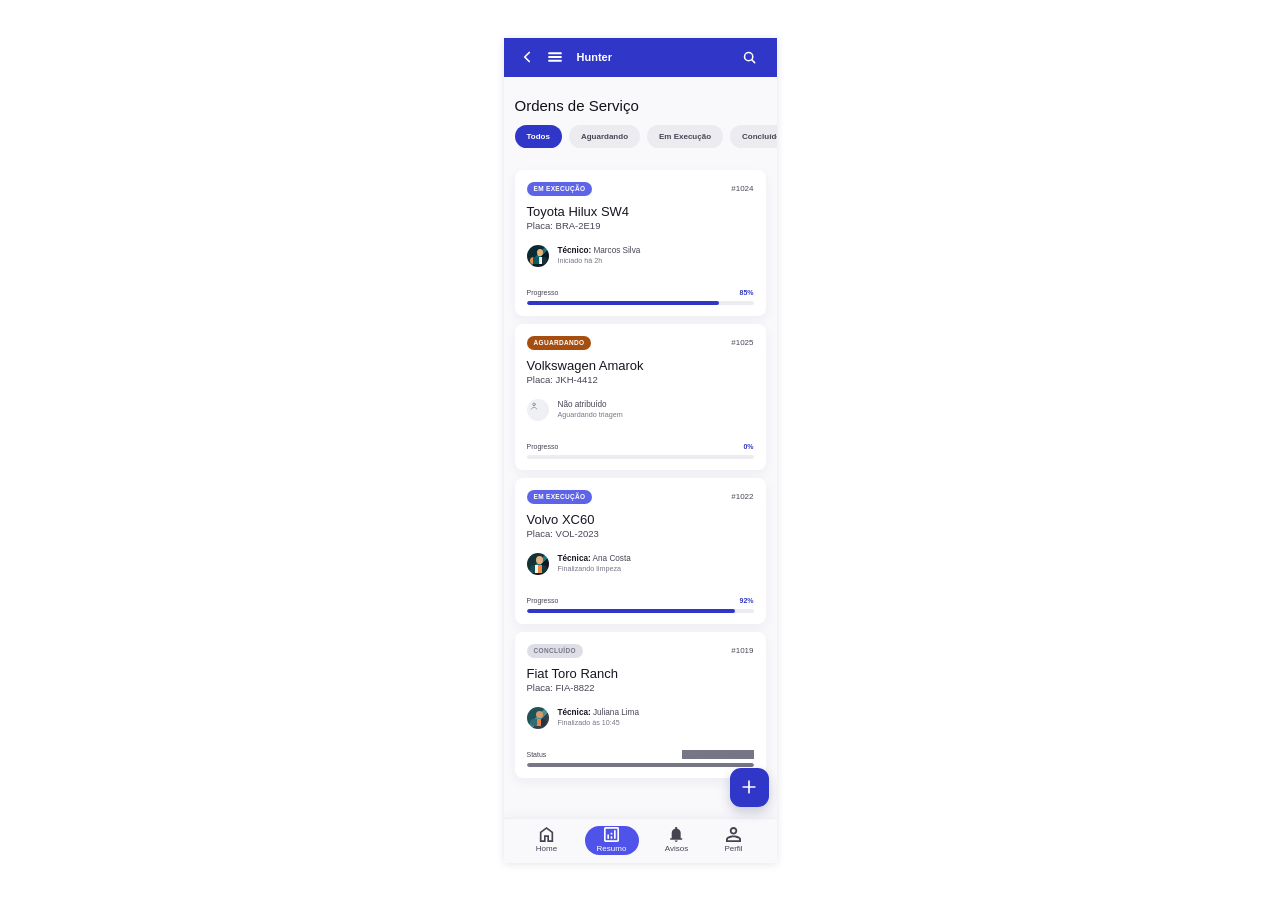
<file: os/painel-os.html>
<!doctype html>
<html lang="pt-BR">
<head>
	<meta charset="utf-8">
	<meta name="viewport" content="width=device-width, initial-scale=1">
	<title>Ordens de Serviço</title>
	<link rel="stylesheet" href="painel-os.css">
</head>
<body>
	<div class="tela-os">
		<header class="cabecalho" aria-label="Cabeçalho">
			<button class="botao-icone" type="button" aria-label="Voltar">
				<svg viewBox="0 0 24 24" aria-hidden="true">
					<path d="M15 18 9 12l6-6"></path>
				</svg>
			</button>
			<button class="botao-icone" type="button" aria-label="Menu">
				<svg viewBox="0 0 24 24" aria-hidden="true">
					<path d="M4 7h16M4 12h16M4 17h16"></path>
				</svg>
			</button>
			<div class="marca">Hunter</div>
			<button class="botao-icone botao-busca" type="button" aria-label="Buscar">
				<svg viewBox="0 0 24 24" aria-hidden="true">
					<circle cx="10.8" cy="10.8" r="5.8"></circle>
					<path d="m15.2 15.2 4.1 4.1"></path>
				</svg>
			</button>
		</header>

		<main class="conteudo" aria-label="Ordens de Serviço">
			<h1>Ordens de Serviço</h1>

			<div class="filtros" aria-label="Filtros">
				<button class="filtro filtro-ativo" type="button">Todos</button>
				<button class="filtro" type="button">Aguardando</button>
				<button class="filtro" type="button">Em Execução</button>
				<button class="filtro" type="button">Concluído</button>
			</div>

			<section class="lista-os" aria-label="Lista de ordens de serviço">
				<article class="cartao-os">
					<div class="linha-status">
						<span class="status status-execucao">EM EXECUÇÃO</span>
						<span class="codigo">#1024</span>
					</div>
					<h2>Toyota Hilux SW4</h2>
					<p class="placa">Placa: BRA-2E19</p>
					<div class="tecnico">
						<span class="avatar avatar-marcos" aria-hidden="true"></span>
						<div>
							<p><strong>Técnico:</strong> Marcos Silva</p>
							<span>Iniciado há 2h</span>
						</div>
					</div>
					<div class="progresso">
						<div class="progresso-info">
							<span>Progresso</span>
							<strong>85%</strong>
						</div>
						<div class="barra">
							<span style="width: 85%"></span>
						</div>
					</div>
				</article>

				<article class="cartao-os">
					<div class="linha-status">
						<span class="status status-aguardando">AGUARDANDO</span>
						<span class="codigo">#1025</span>
					</div>
					<h2>Volkswagen Amarok</h2>
					<p class="placa">Placa: JKH-4412</p>
					<div class="tecnico">
						<span class="avatar avatar-vazio" aria-hidden="true">
							<svg viewBox="0 0 24 24">
								<circle cx="12" cy="9.2" r="2.2"></circle>
								<path d="M7.6 17.1c.9-2 2.4-3 4.4-3s3.5 1 4.4 3"></path>
							</svg>
						</span>
						<div>
							<p>Não atribuído</p>
							<span>Aguardando triagem</span>
						</div>
					</div>
					<div class="progresso">
						<div class="progresso-info">
							<span>Progresso</span>
							<strong>0%</strong>
						</div>
						<div class="barra">
							<span style="width: 0"></span>
						</div>
					</div>
				</article>

				<article class="cartao-os">
					<div class="linha-status">
						<span class="status status-execucao">EM EXECUÇÃO</span>
						<span class="codigo">#1022</span>
					</div>
					<h2>Volvo XC60</h2>
					<p class="placa">Placa: VOL-2023</p>
					<div class="tecnico">
						<span class="avatar avatar-ana" aria-hidden="true"></span>
						<div>
							<p><strong>Técnica:</strong> Ana Costa</p>
							<span>Finalizando limpeza</span>
						</div>
					</div>
					<div class="progresso">
						<div class="progresso-info">
							<span>Progresso</span>
							<strong>92%</strong>
						</div>
						<div class="barra">
							<span style="width: 92%"></span>
						</div>
					</div>
				</article>

				<article class="cartao-os">
					<div class="linha-status">
						<span class="status status-concluido">CONCLUÍDO</span>
						<span class="codigo">#1019</span>
					</div>
					<h2>Fiat Toro Ranch</h2>
					<p class="placa">Placa: FIA-8822</p>
					<div class="tecnico">
						<span class="avatar avatar-juliana" aria-hidden="true"></span>
						<div>
							<p><strong>Técnica:</strong> Juliana Lima</p>
							<span>Finalizado às 10:45</span>
						</div>
					</div>
					<div class="progresso progresso-status">
						<div class="progresso-info">
							<span>Status</span>
							<strong>Aguardando Retirada</strong>
						</div>
						<div class="barra">
							<span style="width: 100%"></span>
						</div>
					</div>
				</article>
			</section>
		</main>

		<a class="botao-adicionar" href="nova-os.html" aria-label="Adicionar">
			<svg viewBox="0 0 24 24" aria-hidden="true">
				<path d="M12 5v14M5 12h14"></path>
			</svg>
		</a>

		<nav class="navegacao" aria-label="Navegação inferior">
			<a class="nav-item" href="../index.html">
				<img src="../figma-assets/home.svg" alt="">
				<span>Home</span>
			</a>
			<a class="nav-item nav-item-ativo" href="../resumo/resumo.html" aria-current="page">
				<img src="../figma-assets/resumo.svg" alt="">
				<span>Resumo</span>
			</a>
			<a class="nav-item" href="../avisos/avisos.html">
				<img src="../figma-assets/avisos.svg" alt="">
				<span>Avisos</span>
			</a>
			<a class="nav-item" href="#">
				<img src="../figma-assets/perfil.svg" alt="">
				<span>Perfil</span>
			</a>
		</nav>
	</div>
</body>
</html>
</file>
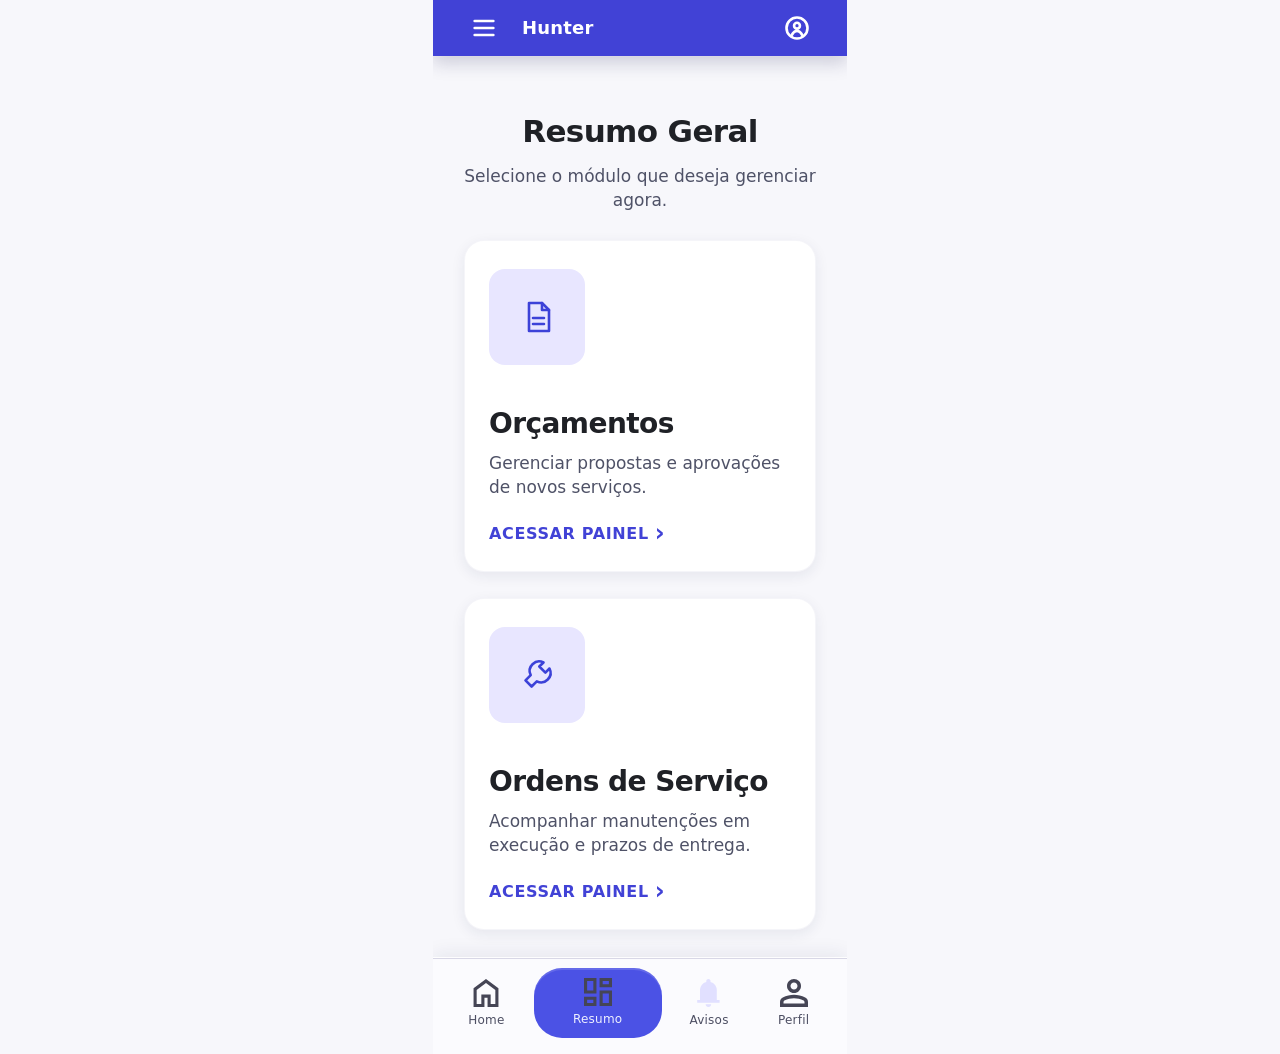
<file: resumo/resumo.html>
<!doctype html>
<html lang="pt-BR">
<head>
	<meta charset="utf-8">
	<meta name="viewport" content="width=device-width, initial-scale=1">
	<title>Resumo</title>
	<link rel="stylesheet" href="resumo.css">
</head>
<body>
	<div class="page-shell">
		<header class="topbar" aria-label="Cabeçalho">
			<button class="icon-button" type="button" aria-label="Menu">
				<svg viewBox="0 0 24 24" aria-hidden="true" focusable="false">
					<path d="M4 6h16M4 12h16M4 18h16"></path>
				</svg>
			</button>
			<div class="brand">Hunter</div>
			<button class="icon-button" type="button" aria-label="Perfil">
				<svg viewBox="0 0 24 24" aria-hidden="true" focusable="false">
					<circle cx="12" cy="12" r="9"></circle>
					<circle cx="12" cy="10" r="2.5"></circle>
					<path d="M7.5 18c1.3-2.3 3.2-3.5 4.5-3.5s3.2 1.2 4.5 3.5"></path>
				</svg>
			</button>
		</header>

		<main class="content" aria-label="Resumo geral">
			<section class="hero">
				<h1>Resumo Geral</h1>
				<p>Selecione o módulo que deseja gerenciar agora.</p>
			</section>

			<section class="modules" aria-label="Módulos disponíveis">
				<article class="module-card">
					<div class="module-icon" aria-hidden="true">
						<svg viewBox="0 0 48 48" focusable="false" aria-hidden="true">
							<path d="M16 10h13l7 7v21H16z"></path>
							<path d="M29 10v7h7"></path>
							<path d="M20 25h11M20 31h11"></path>
						</svg>
					</div>
					<h2>Orçamentos</h2>
					<p>Gerenciar propostas e aprovações de novos serviços.</p>
					<a href="../orcamento/painel-orcamentos.html">ACESSAR PAINEL <span aria-hidden="true">›</span></a>
				</article>

				<article class="module-card">
					<div class="module-icon" aria-hidden="true">
						<svg viewBox="0 0 48 48" focusable="false" aria-hidden="true">
							<path d="M30.5 11.5a9.5 9.5 0 0 0-12.8 12.7l-5.2 5.2 6.1 6.1 5.2-5.2a9.5 9.5 0 0 0 12.7-12.8l-4.1 4.1-6.1-6.1z"></path>
						</svg>
					</div>
					<h2>Ordens de Serviço</h2>
					<p>Acompanhar manutenções em execução e prazos de entrega.</p>
					<a href="../os/painel-os.html">ACESSAR PAINEL <span aria-hidden="true">›</span></a>
				</article>
			</section>
		</main>

		<nav class="bottom-nav" aria-label="Navegação inferior">
			<a class="nav-item" href="#" data-nav-target="../index.html">
				<img src="../figma-assets/home.svg" alt="">
				<span>Home</span>
			</a>
			<a class="nav-item nav-item--active" href="#" aria-current="page" data-nav-target="resumo.html">
				<img src="../figma-assets/nav-resumo.svg" alt="">
				<span>Resumo</span>
			</a>
			<a class="nav-item" href="#" data-nav-target="../avisos/avisos.html">
				<img src="../figma-assets/avisos.svg" alt="">
				<span>Avisos</span>
			</a>
			<a class="nav-item" href="#">
				<img src="../figma-assets/perfil.svg" alt="">
				<span>Perfil</span>
			</a>
		</nav>
		<script src="../nav.js"></script>
	</div>
</body>
</html>
</file>
<file: avisos.css>
* {
	box-sizing: border-box;
}

html,
body {
	margin: 0;
	min-height: 100%;
}

body {
	min-height: 100vh;
	display: flex;
	justify-content: center;
	background: #f9f9fc;
	color: #1a1c1e;
	font-family: Inter, system-ui, -apple-system, BlinkMacSystemFont, "Segoe UI", sans-serif;
}

a {
	color: inherit;
	text-decoration: none;
}

button {
	font: inherit;
}

.page-shell {
	position: relative;
	width: min(390px, 100vw);
	min-height: 100vh;
	background: #f9f9fc;
	overflow: hidden;
}

.topbar {
	position: absolute;
	inset: 0 0 auto 0;
	height: 56px;
	display: flex;
	align-items: center;
	justify-content: space-between;
	padding: 0 16px;
	background: #2f35c8;
	border-bottom: 1px solid rgba(255, 255, 255, 0.1);
	box-shadow: 0 1px 2px rgba(0, 0, 0, 0.05);
	z-index: 2;
}

.icon-button {
	width: 40px;
	height: 40px;
	border: 0;
	padding: 0;
	display: inline-flex;
	align-items: center;
	justify-content: center;
	background: transparent;
}

.icon-button img {
	display: block;
}

.brand {
	margin-right: auto;
	margin-left: 8px;
	color: #fff;
	font-family: Manrope, Inter, system-ui, sans-serif;
	font-size: 18px;
	font-weight: 600;
	line-height: 24px;
}

.content {
	padding: 80px 16px 96px;
}

.content-head {
	display: flex;
	align-items: center;
	justify-content: space-between;
	gap: 16px;
	margin-bottom: 24px;
}

.content-head h1 {
	margin: 0;
	color: #1a1c1e;
	font-family: Manrope, Inter, system-ui, sans-serif;
	font-size: 20px;
	font-weight: 600;
	line-height: 28px;
}

.clear-all {
	color: #2f35c8;
	font-size: 18px;
	font-weight: 500;
	line-height: 24px;
}

.alerts {
	display: flex;
	flex-direction: column;
	gap: 16px;
}

.alert-card {
	display: flex;
	gap: 16px;
	padding: 16px;
	border-radius: 12px;
	background: #fff;
	border: 1px solid rgba(198, 197, 215, 0.3);
	box-shadow: 0 2px 8px rgba(0, 0, 0, 0.04);
}

.alert-card--delay {
	border-left: 4px solid #ba1a1a;
}

.alert-card--system {
	background: #f3f3f6;
	opacity: 0.8;
	border: 1px solid rgba(198, 197, 215, 0.2);
}

.alert-icon {
	flex: 0 0 auto;
	width: 36px;
	height: 36px;
	border-radius: 8px;
	display: flex;
	align-items: center;
	justify-content: center;
}

.alert-icon img {
	display: block;
}

.alert-icon--pending {
	background: rgba(131, 53, 0, 0.1);
}

.alert-icon--delay {
	background: rgba(186, 26, 26, 0.1);
}

.alert-icon--approved {
	background: rgba(47, 53, 200, 0.1);
}

.alert-icon--system {
	background: rgba(69, 69, 85, 0.1);
}

.alert-body {
	min-width: 0;
	flex: 1;
	display: flex;
	flex-direction: column;
	gap: 4px;
}

.alert-meta-row {
	display: flex;
	align-items: flex-start;
	justify-content: space-between;
	gap: 12px;
}

.alert-kicker {
	font-size: 12px;
	font-weight: 700;
	line-height: 16px;
	letter-spacing: 0.04em;
	text-transform: uppercase;
}

.alert-kicker--pending {
	color: #833500;
}

.alert-kicker--delay {
	color: #ba1a1a;
}

.alert-kicker--approved {
	color: #2f35c8;
}

.alert-kicker--system {
	color: #454555;
}

.alert-time {
	flex: 0 0 auto;
	color: #4b4b5c;
	font-size: 14px;
	font-weight: 500;
	line-height: 20px;
	white-space: nowrap;
}

.alert-title {
	margin: 0;
	color: #1a1c1e;
	font-family: Inter, system-ui, sans-serif;
	font-size: 16px;
	font-weight: 700;
	line-height: 24px;
}

.alert-text {
	margin: 0;
	color: #454555;
	font-size: 14px;
	font-weight: 400;
	line-height: 20px;
}

.alert-actions {
	display: flex;
	gap: 8px;
	padding-top: 12px;
}

.action-button {
	min-height: 41px;
	padding: 8px 18px;
	border-radius: 8px;
	font-size: 16px;
	font-weight: 500;
	line-height: 24px;
}

.action-button--primary {
	width: 129px;
	border: 0;
	background: #2f35c8;
	color: #fff;
}

.action-button--secondary {
	width: 131px;
	border: 1px solid #767686;
	background: #fff;
	color: #1a1c1e;
}

.end-state {
	padding: 24px 0 0;
	display: flex;
	flex-direction: column;
	align-items: center;
	gap: 24px;
	opacity: 0.4;
}

.end-state-image {
	width: 96px;
	height: 96px;
	display: block;
}

.end-state p {
	margin: 0;
	color: #454555;
	font-size: 18px;
	font-weight: 500;
	line-height: 24px;
	text-align: center;
}

.bottom-nav {
	position: absolute;
	inset: auto 0 0 0;
	width: 100%;
	height: 96px;
	padding: 7px 18px 8px;
	display: flex;
	align-items: center;
	justify-content: space-between;
	gap: 8px;
	background: #f9f9fc;
	border-top: 1px solid #c6c5d7;
	box-shadow: 0 4px 6px -4px rgba(0, 0, 0, 0.1), 0 10px 15px -3px rgba(0, 0, 0, 0.1);
}

.nav-item {
	flex: 1 1 0;
	min-width: 0;
	height: 49px;
	display: flex;
	flex-direction: column;
	align-items: center;
	justify-content: center;
	gap: 4px;
	color: #454555;
	font-size: 12px;
	font-weight: 500;
	line-height: 16px;
	letter-spacing: 0.0417em;
}

.nav-item img {
	display: block;
}

.nav-item--active {
	min-width: 0;
	padding: 4px 12px;
	border-radius: 9999px;
	background: #4a52e1;
	color: #e1e0ff;
}

.nav-item--active img {
	filter: brightness(0) saturate(100%) invert(95%) sepia(7%) saturate(512%) hue-rotate(202deg) brightness(107%) contrast(100%);
}
</file>
<file: resumo.css>
* {
	box-sizing: border-box;
}

html,
body {
	margin: 0;
	min-height: 100%;
}

body {
	min-height: 100vh;
	display: flex;
	justify-content: center;
	align-items: stretch;
	background: #f7f7fb;
	color: #1a1c1e;
	font-family: Inter, "Segoe UI", system-ui, sans-serif;
}

a {
	color: inherit;
	text-decoration: none;
}

button {
	font: inherit;
}

.page-shell {
	position: relative;
	width: min(414px, 100vw);
	min-height: 100vh;
	overflow: hidden;
	background: #f7f7fb;
}

.topbar {
	position: absolute;
	inset: 0 0 auto 0;
	height: 56px;
	display: flex;
	align-items: center;
	padding: 0 30px 0 31px;
	background: #4142d6;
	box-shadow: 0 1px 0 rgba(255, 255, 255, 0.06), 0 8px 16px rgba(31, 34, 82, 0.18);
	z-index: 2;
}

.icon-button {
	width: 40px;
	height: 40px;
	border: 0;
	padding: 0;
	display: inline-flex;
	align-items: center;
	justify-content: center;
	background: transparent;
	color: #fff;
}

.icon-button svg {
	width: 28px;
	height: 28px;
	fill: none;
	stroke: currentColor;
	stroke-width: 2.25;
	stroke-linecap: round;
	stroke-linejoin: round;
}

.brand {
	margin: 0 auto 0 18px;
	color: #fff;
	font-family: Manrope, Inter, system-ui, sans-serif;
	font-size: 18px;
	font-weight: 600;
	line-height: 24px;
	letter-spacing: 0.01em;
}

.content {
	padding: 112px 31px 124px;
}

.hero {
	display: flex;
	flex-direction: column;
	align-items: center;
	text-align: center;
	gap: 14px;
	margin-bottom: 28px;
}

.hero h1 {
	margin: 0;
	color: #1f2126;
	font-family: Manrope, Inter, system-ui, sans-serif;
	font-size: 31px;
	font-weight: 700;
	line-height: 38px;
	letter-spacing: -0.02em;
}

.hero p {
	max-width: 355px;
	margin: 0;
	color: #4f5267;
	font-size: 17px;
	font-weight: 400;
	line-height: 24px;
}

.modules {
	display: flex;
	flex-direction: column;
	gap: 26px;
}

.module-card {
	padding: 28px 24px 26px 24px;
	border-radius: 20px;
	background: #fff;
	box-shadow: 0 4px 14px rgba(31, 34, 82, 0.08);
	border: 1px solid rgba(200, 198, 220, 0.18);
}

.module-icon {
	width: 96px;
	height: 96px;
	margin-bottom: 42px;
	display: flex;
	align-items: center;
	justify-content: center;
	border-radius: 16px;
	background: #e8e6ff;
	color: #3c42d8;
}

.module-icon svg {
	width: 48px;
	height: 48px;
	fill: none;
	stroke: currentColor;
	stroke-width: 2.6;
	stroke-linecap: round;
	stroke-linejoin: round;
}

.module-card h2 {
	margin: 0 0 10px;
	color: #1f2126;
	font-family: Manrope, Inter, system-ui, sans-serif;
	font-size: 28px;
	font-weight: 700;
	line-height: 34px;
	letter-spacing: -0.02em;
}

.module-card p {
	margin: 0;
	color: #4f5267;
	font-size: 17px;
	font-weight: 400;
	line-height: 24px;
}

.module-card a {
	display: inline-flex;
	align-items: center;
	gap: 6px;
	margin-top: 24px;
	color: #4142d6;
	font-size: 16px;
	font-weight: 600;
	line-height: 22px;
	letter-spacing: 0.04em;
	text-transform: uppercase;
}

.module-card a span {
	font-size: 24px;
	line-height: 1;
	margin-top: -2px;
}

.bottom-nav {
	position: absolute;
	inset: auto 0 0 0;
	height: 96px;
	padding: 9px 16px 8px;
	display: flex;
	align-items: flex-start;
	justify-content: space-between;
	gap: 10px;
	background: #fbfbfe;
	border-top: 1px solid #d8d7e6;
	box-shadow: 0 -1px 0 rgba(255, 255, 255, 0.92), 0 -4px 18px rgba(31, 34, 82, 0.08);
}

.nav-item {
	flex: 1 1 0;
	min-width: 0;
	height: 70px;
	display: flex;
	flex-direction: column;
	align-items: center;
	justify-content: center;
	gap: 5px;
	color: #4d4f63;
	font-size: 12px;
	font-weight: 500;
	line-height: 16px;
	letter-spacing: 0.02em;
}

.nav-item img {
	display: block;
	width: 28px;
	height: 28px;
}

.nav-item--active {
	flex: 0 0 128px;
	padding: 8px 18px 10px;
	border-radius: 28px;
	background: #4b52e5;
	color: #eef0ff;
	box-shadow: 0 2px 0 rgba(255, 255, 255, 0.14) inset;
}

.nav-active-icon {
	width: 24px;
	height: 24px;
	display: flex;
	align-items: center;
	justify-content: center;
}

.nav-active-icon svg {
	width: 16px;
	height: 19px;
	fill: #ffffff;
}
</file>
<file: avisos/avisos.css>
* {
	box-sizing: border-box;
}

html,
body {
	margin: 0;
	min-height: 100%;
}

body {
	min-height: 100vh;
	display: flex;
	justify-content: center;
	background: #f9f9fc;
	color: #1a1c1e;
	font-family: Inter, system-ui, -apple-system, BlinkMacSystemFont, "Segoe UI", sans-serif;
}

a {
	color: inherit;
	text-decoration: none;
}

button {
	font: inherit;
}

.page-shell {
	position: relative;
	width: min(390px, 100vw);
	min-height: 100vh;
	background: #f9f9fc;
	overflow: hidden;
}

.topbar {
	position: absolute;
	inset: 0 0 auto 0;
	height: 56px;
	display: flex;
	align-items: center;
	justify-content: space-between;
	padding: 0 16px;
	background: #2f35c8;
	border-bottom: 1px solid rgba(255, 255, 255, 0.1);
	box-shadow: 0 1px 2px rgba(0, 0, 0, 0.05);
	z-index: 2;
}

.icon-button {
	width: 40px;
	height: 40px;
	border: 0;
	padding: 0;
	display: inline-flex;
	align-items: center;
	justify-content: center;
	background: transparent;
}

.icon-button img {
	display: block;
}

.brand {
	margin-right: auto;
	margin-left: 8px;
	color: #fff;
	font-family: Manrope, Inter, system-ui, sans-serif;
	font-size: 18px;
	font-weight: 600;
	line-height: 24px;
}

.content {
	padding: 80px 16px 96px;
}

.content-head {
	display: flex;
	align-items: center;
	justify-content: space-between;
	gap: 16px;
	margin-bottom: 24px;
}

.content-head h1 {
	margin: 0;
	color: #1a1c1e;
	font-family: Manrope, Inter, system-ui, sans-serif;
	font-size: 20px;
	font-weight: 600;
	line-height: 28px;
}

.clear-all {
	color: #2f35c8;
	font-size: 18px;
	font-weight: 500;
	line-height: 24px;
}

.alerts {
	display: flex;
	flex-direction: column;
	gap: 16px;
}

.alert-card {
	display: flex;
	gap: 16px;
	padding: 16px;
	border-radius: 12px;
	background: #fff;
	border: 1px solid rgba(198, 197, 215, 0.3);
	box-shadow: 0 2px 8px rgba(0, 0, 0, 0.04);
}

.alert-card--delay {
	border-left: 4px solid #ba1a1a;
}

.alert-card--system {
	background: #f3f3f6;
	opacity: 0.8;
	border: 1px solid rgba(198, 197, 215, 0.2);
}

.alert-icon {
	flex: 0 0 auto;
	width: 36px;
	height: 36px;
	border-radius: 8px;
	display: flex;
	align-items: center;
	justify-content: center;
}

.alert-icon img {
	display: block;
}

.alert-icon--pending {
	background: rgba(131, 53, 0, 0.1);
}

.alert-icon--delay {
	background: rgba(186, 26, 26, 0.1);
}

.alert-icon--approved {
	background: rgba(47, 53, 200, 0.1);
}

.alert-icon--system {
	background: rgba(69, 69, 85, 0.1);
}

.alert-body {
	min-width: 0;
	flex: 1;
	display: flex;
	flex-direction: column;
	gap: 4px;
}

.alert-meta-row {
	display: flex;
	align-items: flex-start;
	justify-content: space-between;
	gap: 12px;
}

.alert-kicker {
	font-size: 12px;
	font-weight: 700;
	line-height: 16px;
	letter-spacing: 0.04em;
	text-transform: uppercase;
}

.alert-kicker--pending {
	color: #833500;
}

.alert-kicker--delay {
	color: #ba1a1a;
}

.alert-kicker--approved {
	color: #2f35c8;
}

.alert-kicker--system {
	color: #454555;
}

.alert-time {
	flex: 0 0 auto;
	color: #4b4b5c;
	font-size: 14px;
	font-weight: 500;
	line-height: 20px;
	white-space: nowrap;
}

.alert-title {
	margin: 0;
	color: #1a1c1e;
	font-family: Inter, system-ui, sans-serif;
	font-size: 16px;
	font-weight: 700;
	line-height: 24px;
}

.alert-text {
	margin: 0;
	color: #454555;
	font-size: 14px;
	font-weight: 400;
	line-height: 20px;
}

.alert-actions {
	display: flex;
	gap: 8px;
	padding-top: 12px;
}

.action-button {
	min-height: 41px;
	padding: 8px 18px;
	border-radius: 8px;
	font-size: 16px;
	font-weight: 500;
	line-height: 24px;
}

.action-button--primary {
	width: 129px;
	border: 0;
	background: #2f35c8;
	color: #fff;
}

.action-button--secondary {
	width: 131px;
	border: 1px solid #767686;
	background: #fff;
	color: #1a1c1e;
}

.end-state {
	padding: 24px 0 0;
	display: flex;
	flex-direction: column;
	align-items: center;
	gap: 24px;
	opacity: 0.4;
}

.end-state-image {
	width: 96px;
	height: 96px;
	display: block;
}

.end-state p {
	margin: 0;
	color: #454555;
	font-size: 18px;
	font-weight: 500;
	line-height: 24px;
	text-align: center;
}

.bottom-nav {
	position: absolute;
	inset: auto 0 0 0;
	width: 100%;
	height: 96px;
	padding: 7px 18px 8px;
	display: flex;
	align-items: center;
	justify-content: space-between;
	gap: 8px;
	background: #f9f9fc;
	border-top: 1px solid #c6c5d7;
	box-shadow: 0 4px 6px -4px rgba(0, 0, 0, 0.1), 0 10px 15px -3px rgba(0, 0, 0, 0.1);
}

.nav-item {
	flex: 1 1 0;
	min-width: 0;
	height: 49px;
	display: flex;
	flex-direction: column;
	align-items: center;
	justify-content: center;
	gap: 4px;
	color: #454555;
	font-size: 12px;
	font-weight: 500;
	line-height: 16px;
	letter-spacing: 0.0417em;
}

.nav-item img {
	display: block;
}

.nav-item--active {
	min-width: 0;
	padding: 4px 12px;
	border-radius: 9999px;
	background: #4a52e1;
	color: #e1e0ff;
}

.nav-item--active img {
	filter: brightness(0) saturate(100%) invert(95%) sepia(7%) saturate(512%) hue-rotate(202deg) brightness(107%) contrast(100%);
}
</file>
<file: orcamento/novo-orcamento.css>
* {
	box-sizing: border-box;
}

html,
body {
	margin: 0;
	min-height: 100%;
}

body {
	min-height: 100vh;
	display: flex;
	align-items: center;
	justify-content: center;
	background: #ffffff;
	color: #252535;
	font-family: Inter, "Segoe UI", Arial, sans-serif;
}

button,
input,
textarea {
	font: inherit;
}

button {
	border: 0;
	cursor: default;
}

.tela-novo-orcamento {
	position: relative;
	width: 320px;
	height: 840px;
	overflow: hidden;
	background: #f9f9fc;
}

.cabecalho {
	position: absolute;
	inset: 0 5px auto;
	height: 45px;
	display: flex;
	align-items: center;
	padding: 0 14px;
	background: #3032cb;
	color: #ffffff;
	z-index: 3;
}

.botao-menu {
	width: 24px;
	height: 24px;
	padding: 0;
	display: inline-flex;
	align-items: center;
	justify-content: center;
	background: transparent;
	color: currentColor;
}

.botao-menu svg {
	width: 19px;
	height: 19px;
	fill: none;
	stroke: currentColor;
	stroke-width: 2.3;
	stroke-linecap: round;
}

.marca {
	margin-left: 16px;
	color: #ffffff;
	font-size: 12px;
	font-weight: 700;
	line-height: 16px;
}

.titulo-acao {
	height: 20px;
	margin-left: auto;
	padding: 0 13px;
	display: inline-flex;
	align-items: center;
	justify-content: center;
	border-radius: 999px;
	background: #4d52df;
	color: #ffffff;
	font-size: 9px;
	font-weight: 700;
	line-height: 20px;
	letter-spacing: .1px;
}

.conteudo {
	height: 100%;
	padding: 88px 20px 124px;
	overflow: hidden;
}

.secao {
	width: 100%;
}

.secao + .secao {
	margin-top: 18px;
}

.secao-cabecalho {
	display: flex;
	align-items: center;
	gap: 8px;
	margin-bottom: 13px;
	color: #3032cb;
}

.secao-cabecalho svg,
.titulo-secao svg {
	flex: 0 0 auto;
	width: 16px;
	height: 16px;
	fill: none;
	stroke: currentColor;
	stroke-width: 2;
	stroke-linecap: round;
	stroke-linejoin: round;
}

.secao-cabecalho h1,
.secao-cabecalho h2 {
	margin: 0;
	color: #3032cb;
	font-size: 13px;
	font-weight: 400;
	line-height: 18px;
	letter-spacing: 0;
}

.grupo-campo + .grupo-campo {
	margin-top: 12px;
}

.grupo-campo label,
.secao-observacoes label {
	display: block;
	margin: 0 0 6px;
	color: #737384;
	font-size: 9px;
	font-weight: 400;
	line-height: 12px;
}

.campo {
	height: 39px;
	display: flex;
	align-items: center;
	gap: 9px;
	padding: 0 10px;
	border: 1px solid #c6c5d7;
	border-radius: 6px;
	background: #f1f1f4;
}

.campo svg {
	flex: 0 0 auto;
	width: 16px;
	height: 16px;
	fill: none;
	stroke: #737384;
	stroke-width: 2;
	stroke-linecap: round;
	stroke-linejoin: round;
}

.campo input {
	min-width: 0;
	width: 100%;
	border: 0;
	padding: 0;
	outline: 0;
	background: transparent;
	color: #454555;
	font-size: 12px;
	font-weight: 400;
	line-height: 16px;
}

.campo input::placeholder,
.secao-observacoes textarea::placeholder {
	color: #737384;
	opacity: 1;
}

.secao-cabecalho-com-acao {
	justify-content: space-between;
	margin-bottom: 11px;
}

.titulo-secao {
	display: flex;
	align-items: center;
	gap: 7px;
	color: #3032cb;
}

.botao-adicionar {
	padding: 0;
	background: transparent;
	color: #3032cb;
	font-size: 10px;
	font-weight: 700;
	line-height: 14px;
}

.lista-itens {
	display: flex;
	flex-direction: column;
	gap: 7px;
}

.item-orcamento {
	height: 49px;
	display: flex;
	align-items: center;
	justify-content: space-between;
	gap: 10px;
	padding: 9px 10px;
	border-radius: 6px;
	background: #f0f0f3;
}

.item-orcamento-com-imagem {
	gap: 10px;
	padding-left: 9px;
}

.miniatura-peca {
	flex: 0 0 auto;
	width: 30px;
	height: 31px;
	background-image: url("[data-uri]");
	background-size: cover;
	background-position: center;
}

.item-texto {
	min-width: 0;
	flex: 1 1 auto;
}

.item-texto h3 {
	margin: 0 0 2px;
	color: #252535;
	font-size: 10.5px;
	font-weight: 800;
	line-height: 13px;
	letter-spacing: -.05px;
}

.item-texto p {
	margin: 0;
	color: #737384;
	font-size: 9.5px;
	font-weight: 400;
	line-height: 12px;
}

.item-acoes {
	flex: 0 0 auto;
	display: flex;
	flex-direction: column;
	align-items: flex-end;
	gap: 4px;
}

.item-acoes strong {
	color: #3032cb;
	font-size: 10.5px;
	font-weight: 800;
	line-height: 13px;
	white-space: nowrap;
}

.botao-excluir {
	width: 16px;
	height: 16px;
	padding: 0;
	display: flex;
	align-items: center;
	justify-content: center;
	background: transparent;
	color: #d00000;
}

.botao-excluir svg {
	width: 13px;
	height: 13px;
	fill: none;
	stroke: currentColor;
	stroke-width: 1.9;
	stroke-linecap: round;
	stroke-linejoin: round;
}

.secao-observacoes {
	margin-top: 19px;
}

.secao-observacoes label {
	margin-bottom: 5px;
}

.secao-observacoes textarea {
	width: 100%;
	height: 67px;
	display: block;
	resize: none;
	border: 1px solid #c6c5d7;
	border-radius: 6px;
	padding: 9px 10px;
	outline: 0;
	background: #f1f1f4;
	color: #454555;
	font-size: 11px;
	font-weight: 400;
	line-height: 15px;
}

.resumo-total {
	position: absolute;
	left: 20px;
	right: 15px;
	bottom: 0;
	height: 100px;
	padding-top: 12px;
	border-top: 1px solid #eeeef3;
	background: #f9f9fc;
}

.linha-total {
	display: flex;
	align-items: flex-start;
	justify-content: space-between;
	margin-bottom: 12px;
}

.linha-total span {
	display: block;
	color: #737384;
	font-size: 9px;
	font-weight: 400;
	line-height: 12px;
}

.linha-total strong {
	display: block;
	margin-top: 4px;
	color: #3032cb;
	font-size: 16px;
	font-weight: 800;
	line-height: 20px;
}

.total-detalhes {
	padding-top: 12px;
	text-align: right;
}

.total-detalhes span {
	color: #737384;
	font-size: 9px;
	font-weight: 700;
	line-height: 11px;
}

.acoes-rodape {
	display: flex;
	gap: 10px;
}

.botao-rascunho,
.botao-salvar {
	height: 43px;
	border-radius: 8px;
	display: flex;
	align-items: center;
	justify-content: center;
	font-size: 11px;
	font-weight: 700;
	line-height: 14px;
}

.botao-rascunho {
	width: 91px;
	background: #e9e9ee;
	color: #454555;
}

.botao-salvar {
	flex: 1 1 auto;
	gap: 7px;
	background: #3032cb;
	color: #ffffff;
	text-decoration: none;
}

.botao-salvar svg {
	width: 16px;
	height: 16px;
	fill: none;
	stroke: currentColor;
	stroke-width: 2;
	stroke-linecap: round;
	stroke-linejoin: round;
}
</file>
<file: orcamento/orcamento-finalizado.css>
* {
	box-sizing: border-box;
}

html,
body {
	margin: 0;
	min-height: 100%;
}

body {
	min-height: 100vh;
	display: flex;
	align-items: center;
	justify-content: center;
	background: #f5f5f5;
	color: #23232d;
	font-family: Inter, "Segoe UI", Arial, sans-serif;
}

button {
	border: 0;
	padding: 0;
	font: inherit;
	cursor: default;
}

a {
	color: inherit;
	text-decoration: none;
}

.tela-orcamento-finalizado {
	position: relative;
	width: 309px;
	height: 733px;
	overflow: hidden;
	background: #f9f9fc;
	box-shadow: 0 2px 10px rgba(31, 34, 82, .12);
}

.cabecalho {
	position: absolute;
	inset: 0 0 auto 0;
	height: 45px;
	display: flex;
	align-items: center;
	padding: 0 12px 0 13px;
	background: #3036c8;
	color: #ffffff;
	z-index: 3;
}

.botao-menu {
	width: 18px;
	height: 24px;
	display: inline-flex;
	align-items: center;
	justify-content: center;
	background: transparent;
	color: currentColor;
}

.botao-menu svg {
	width: 18px;
	height: 18px;
	fill: none;
	stroke: currentColor;
	stroke-width: 2.4;
	stroke-linecap: round;
}

.marca {
	margin-left: 10px;
	color: #ffffff;
	font-size: 14px;
	font-weight: 700;
	line-height: 18px;
}

.avatar {
	width: 26px;
	height: 26px;
	margin-left: auto;
	border-radius: 50%;
	background-image: url("[data-uri]");
	background-position: center;
	background-size: cover;
}

.conteudo {
	height: 100%;
	padding: 76px 3px 72px 14px;
	overflow: hidden;
}

.confirmacao {
	display: flex;
	flex-direction: column;
	align-items: center;
	text-align: center;
}

.icone-sucesso {
	width: 62px;
	height: 62px;
	margin-bottom: 15px;
	border-radius: 50%;
	display: flex;
	align-items: center;
	justify-content: center;
	background: #e6e5fa;
}

.icone-sucesso svg {
	width: 44px;
	height: 44px;
	border-radius: 50%;
	padding: 11px;
	background: #3338d0;
	fill: none;
	stroke: #ffffff;
	stroke-width: 2.3;
	stroke-linecap: round;
	stroke-linejoin: round;
}

.confirmacao h1 {
	margin: 0 0 8px;
	color: #20212a;
	font-size: 16px;
	font-weight: 700;
	line-height: 20px;
}

.confirmacao p {
	margin: 0;
	color: #4e4e63;
	font-size: 13px;
	font-weight: 400;
	line-height: 17px;
}

.cartao-veiculo {
	height: 76px;
	margin-top: 34px;
	padding: 13px 13px;
	display: flex;
	align-items: center;
	gap: 13px;
	border-radius: 5px;
	background: #ffffff;
	box-shadow: 0 4px 13px rgba(31, 34, 82, .08);
}

.icone-veiculo {
	flex: 0 0 auto;
	width: 50px;
	height: 50px;
	border-radius: 5px;
	display: flex;
	align-items: center;
	justify-content: center;
	background: #f0f0f6;
	color: #3036c8;
}

.icone-veiculo svg {
	width: 22px;
	height: 22px;
	fill: none;
	stroke: currentColor;
	stroke-width: 1.9;
	stroke-linecap: round;
	stroke-linejoin: round;
}

.dados-veiculo h2 {
	margin: 0 0 5px;
	color: #1f2029;
	font-size: 16px;
	font-weight: 500;
	line-height: 20px;
}

.detalhes-veiculo {
	display: flex;
	align-items: center;
	gap: 7px;
	color: #454555;
	font-size: 10px;
	font-weight: 600;
	line-height: 12px;
}

.placa {
	height: 16px;
	padding: 2px 7px;
	display: inline-flex;
	align-items: center;
	background: #d3d4dc;
	color: #626273;
	font-size: 10px;
	font-weight: 800;
	line-height: 12px;
}

.cartao-itens {
	height: 144px;
	margin-top: 20px;
	padding: 15px 13px 9px;
	border-radius: 5px;
	background: #ffffff;
	box-shadow: 0 4px 13px rgba(31, 34, 82, .08);
}

.cartao-itens h2 {
	margin: 0 0 17px;
	color: #2730d6;
	font-size: 13px;
	font-weight: 800;
	line-height: 16px;
	letter-spacing: .04em;
}

.item-resumo {
	display: flex;
	align-items: flex-start;
	justify-content: space-between;
	gap: 10px;
	padding-bottom: 12px;
}

.item-resumo + .item-resumo {
	padding-top: 12px;
	border-top: 1px solid #eeeef3;
}

.item-resumo h3 {
	margin: 0 0 2px;
	color: #27272f;
	font-size: 12px;
	font-weight: 700;
	line-height: 15px;
}

.item-resumo p {
	margin: 0;
	color: #555568;
	font-size: 10px;
	font-weight: 400;
	line-height: 13px;
}

.item-resumo strong {
	flex: 0 0 auto;
	margin-top: 1px;
	color: #1f2029;
	font-size: 13px;
	font-weight: 700;
	line-height: 16px;
}

.valor-total {
	height: 58px;
	margin-top: 19px;
	padding: 15px 12px 12px;
	display: flex;
	align-items: flex-start;
	justify-content: space-between;
	border-radius: 6px;
	background: #3734d3;
	color: #ffffff;
	box-shadow: 0 3px 8px rgba(31, 34, 82, .18);
}

.valor-total > span {
	color: #dedfff;
	font-size: 12px;
	font-weight: 400;
	line-height: 17px;
}

.valor-total div {
	display: flex;
	flex-direction: column;
	align-items: flex-end;
}

.valor-total strong {
	color: #ffffff;
	font-size: 12px;
	font-weight: 400;
	line-height: 15px;
}

.valor-total small {
	margin-top: 2px;
	color: #c7c9ff;
	font-size: 6px;
	font-weight: 800;
	line-height: 9px;
	letter-spacing: .12em;
}

.acoes {
	margin-top: 22px;
	display: flex;
	flex-direction: column;
	gap: 10px;
}

.botao-primario,
.botao-secundario {
	width: 100%;
	height: 38px;
	border-radius: 6px;
	display: flex;
	align-items: center;
	justify-content: center;
	gap: 7px;
	font-size: 12px;
	font-weight: 700;
	line-height: 16px;
}

.botao-primario {
	background: #4c50e4;
	color: #ffffff;
}

.botao-secundario {
	border: 1px solid #c9c9f3;
	background: #f9f9fc;
	color: #2330d6;
}

.botao-primario svg {
	width: 14px;
	height: 14px;
	fill: none;
	stroke: currentColor;
	stroke-width: 2;
	stroke-linecap: round;
	stroke-linejoin: round;
}

.botao-secundario svg {
	width: 14px;
	height: 14px;
	fill: none;
	stroke: currentColor;
	stroke-width: 1.9;
	stroke-linecap: round;
	stroke-linejoin: round;
}

.navegacao {
	position: absolute;
	inset: auto 0 0 0;
	height: 50px;
	padding: 7px 22px 5px 34px;
	display: flex;
	align-items: center;
	justify-content: space-between;
	background: #f9f9fc;
	border-top: 1px solid #dedee9;
	box-shadow: 0 -2px 7px rgba(31, 34, 82, .08);
	z-index: 2;
}

.nav-item {
	width: 42px;
	height: 38px;
	display: flex;
	flex-direction: column;
	align-items: center;
	justify-content: center;
	gap: 2px;
	color: #454555;
	font-size: 9px;
	font-weight: 500;
	line-height: 11px;
}

.nav-item img {
	display: block;
	width: 16px;
	height: 16px;
	filter: brightness(0) saturate(100%) invert(26%) sepia(8%) saturate(876%) hue-rotate(202deg) brightness(94%) contrast(91%);
}

.nav-item-ativo,
.nav-item.nav-item--active {
	width: 62px;
	height: 32px;
	border-radius: 999px;
	background: #4f53ea;
	color: #ffffff;
}

.nav-item-ativo img,
.nav-item.nav-item--active img {
	filter: brightness(0) invert(1);
}
</file>
<file: orcamento/painel-orcamentos.css>
* {
	box-sizing: border-box;
}

html,
body {
	margin: 0;
	min-height: 100%;
}

body {
	min-height: 100vh;
	display: flex;
	align-items: center;
	justify-content: center;
	background: #ffffff;
	color: #454555;
	font-family: Inter, "Segoe UI", Arial, sans-serif;
}

button,
input {
	font: inherit;
}

button {
	cursor: default;
}

a {
	color: inherit;
	text-decoration: none;
}

.tela-painel {
	position: relative;
	width: 330px;
	height: 816px;
	overflow: hidden;
	background: #f9f9fc;
}

.cabecalho {
	position: absolute;
	inset: 0 0 auto 0;
	height: 45px;
	display: flex;
	align-items: center;
	padding: 0 15px;
	background: #3032cb;
	color: #ffffff;
	z-index: 3;
}

.botao-icone {
	width: 32px;
	height: 32px;
	border: 0;
	padding: 0;
	display: inline-flex;
	align-items: center;
	justify-content: center;
	background: transparent;
	color: currentColor;
}

.botao-icone + .botao-icone {
	margin-left: 5px;
}

.botao-icone svg {
	width: 22px;
	height: 22px;
	fill: none;
	stroke: currentColor;
	stroke-width: 2.35;
	stroke-linecap: round;
	stroke-linejoin: round;
}

.perfil-topo {
	margin-left: auto;
}

.perfil-topo svg {
	width: 20px;
	height: 20px;
	stroke-width: 2.1;
}

.marca {
	margin-left: 14px;
	color: #ffffff;
	font-size: 12px;
	font-weight: 700;
	line-height: 16px;
}

.conteudo {
	height: 100%;
	padding: 64px 15px 111px;
	overflow: hidden;
}

.campo-busca {
	position: relative;
	display: block;
	width: 100%;
	height: 55px;
	margin: 0 0 14px;
	background: #ffffff;
	border-bottom: 1px solid #eeeef5;
}

.campo-busca span {
	position: absolute;
	left: 41px;
	top: 12px;
	width: 190px;
	color: #767686;
	font-size: 13px;
	font-weight: 400;
	line-height: 17px;
}

.campo-busca input {
	width: 100%;
	height: 100%;
	border: 0;
	padding: 0;
	background: transparent;
	color: transparent;
	outline: 0;
}

.filtros {
	display: flex;
	gap: 8px;
	width: 330px;
	margin: 0 0 11px -1px;
	overflow: hidden;
}

.filtro {
	flex: 0 0 auto;
	height: 22px;
	border: 0;
	border-radius: 999px;
	padding: 0 13px;
	background: #ececf1;
	color: #454555;
	font-size: 9px;
	font-weight: 700;
	line-height: 22px;
}

.filtro-ativo {
	background: #3032cb;
	color: #ffffff;
}

.lista-orcamentos {
	display: flex;
	flex-direction: column;
	gap: 7px;
}

.cartao-orcamento {
	height: 121px;
	padding: 16px 14px 10px;
	background: #ffffff;
	box-shadow: 0 5px 13px rgba(17, 22, 56, 0.08);
}

.linha-superior {
	display: flex;
	align-items: flex-start;
	justify-content: space-between;
	gap: 9px;
	min-height: 52px;
	padding-bottom: 9px;
	border-bottom: 1px solid #eeeeF3;
}

.linha-superior h2 {
	margin: 0 0 3px;
	color: #454555;
	font-size: 11px;
	font-weight: 500;
	line-height: 15px;
}

.linha-superior p {
	margin: 0;
	display: flex;
	align-items: center;
	color: #454555;
	font-size: 11px;
	font-weight: 400;
	line-height: 15px;
	white-space: nowrap;
}

.linha-superior p svg {
	flex: 0 0 auto;
	width: 13px;
	height: 13px;
	margin-right: 3px;
	fill: none;
	stroke: #454555;
	stroke-width: 1.9;
	stroke-linecap: round;
	stroke-linejoin: round;
}

.status {
	flex: 0 0 auto;
	min-width: 70px;
	height: 23px;
	margin-top: -4px;
	padding: 0 12px;
	display: inline-flex;
	align-items: center;
	justify-content: center;
	border-radius: 999px;
	font-size: 9px;
	font-weight: 800;
	line-height: 23px;
}

.status-aguardando {
	background: #dedee6;
	color: #767686;
}

.status-aprovado {
	background: #d5f5df;
	color: #087938;
}

.status-recusado {
	background: #ffe0de;
	color: #b30000;
}

.linha-inferior {
	height: 43px;
	display: flex;
	align-items: flex-end;
	justify-content: space-between;
	padding-top: 9px;
}

.linha-inferior > span {
	color: #454555;
	font-size: 11px;
	font-weight: 500;
	line-height: 14px;
}

.linha-inferior div {
	display: flex;
	flex-direction: column;
	align-items: flex-end;
	gap: 2px;
}

.linha-inferior strong {
	color: #454555;
	font-size: 8px;
	font-weight: 800;
	line-height: 10px;
}

.linha-inferior b {
	color: #2333de;
	font-size: 12px;
	font-weight: 800;
	line-height: 15px;
}

.botao-adicionar {
	position: absolute;
	right: 18px;
	bottom: 65px;
	width: 47px;
	height: 46px;
	border: 0;
	border-radius: 12px;
	display: flex;
	align-items: center;
	justify-content: center;
	background: #3032cb;
	color: #ffffff;
	box-shadow: 0 5px 12px rgba(35, 36, 145, 0.22);
	z-index: 4;
}

.botao-adicionar svg {
	width: 24px;
	height: 24px;
	fill: none;
	stroke: currentColor;
	stroke-width: 2.2;
	stroke-linecap: round;
}

.navegacao {
	position: absolute;
	inset: auto 0 0 0;
	height: 52px;
	padding: 8px 31px 5px;
	display: flex;
	align-items: center;
	justify-content: space-between;
	background: #f9f9fc;
	border-top: 1px solid #eeeeF3;
	box-shadow: 0 -3px 9px rgba(31, 34, 82, 0.04);
	z-index: 2;
}

.nav-item {
	width: 42px;
	height: 39px;
	display: flex;
	flex-direction: column;
	align-items: center;
	justify-content: center;
	gap: 2px;
	color: #454555;
	font-size: 9px;
	font-weight: 500;
	line-height: 11px;
	letter-spacing: 0;
}

.nav-item img {
	width: 16px;
	height: 16px;
	display: block;
	filter: brightness(0) saturate(100%) invert(26%) sepia(8%) saturate(876%) hue-rotate(202deg) brightness(94%) contrast(91%);
}

.nav-item-ativo {
	width: 62px;
	height: 31px;
	border-radius: 999px;
	background: #4f53ea;
	color: #ffffff;
}

.nav-item-ativo img {
	filter: brightness(0) invert(1);
}
</file>
<file: os/nova-os.css>
* {
	box-sizing: border-box;
}

html,
body {
	margin: 0;
	min-height: 100%;
}

body {
	min-height: 100vh;
	display: flex;
	align-items: center;
	justify-content: center;
	background: #ffffff;
	color: #262632;
	font-family: Inter, "Segoe UI", Arial, sans-serif;
}

button {
	border: 0;
	padding: 0;
	font: inherit;
	cursor: default;
}

.tela-nova-os {
	position: relative;
	width: 273px;
	height: 876px;
	overflow: hidden;
	background: #f5f5f5;
}

.quadro-os {
	position: absolute;
	left: 10px;
	top: 4px;
	width: 251px;
	height: 866px;
	overflow: hidden;
	background: #f9f9fc;
}

.cabecalho-os {
	position: absolute;
	left: 1px;
	top: 0;
	width: 249px;
	height: 35px;
	display: flex;
	align-items: center;
	padding: 0 20px 0 13px;
	background: #3132cc;
	color: #ffffff;
	z-index: 3;
}

.botao-icone {
	width: 18px;
	height: 18px;
	display: inline-flex;
	align-items: center;
	justify-content: center;
	background: transparent;
	color: currentColor;
}

.botao-icone svg {
	width: 18px;
	height: 18px;
	fill: none;
	stroke: currentColor;
	stroke-width: 2;
	stroke-linecap: round;
	stroke-linejoin: round;
}

.botao-voltar svg {
	width: 17px;
	height: 17px;
	stroke-width: 2.2;
}

.titulo-os {
	min-width: 0;
	margin-left: 10px;
}

.titulo-os h1 {
	margin: 0;
	color: #ffffff;
	font-size: 9.5px;
	font-weight: 800;
	line-height: 12px;
	letter-spacing: .05px;
}

.titulo-os p {
	margin: 1px 0 0;
	color: #c6c8ff;
	font-size: 5.8px;
	font-weight: 600;
	line-height: 8px;
	white-space: nowrap;
}

.botao-compartilhar {
	margin-left: auto;
}

.botao-compartilhar svg {
	width: 17px;
	height: 17px;
	stroke-width: 2.1;
}

.botao-menu {
	width: 13px;
	margin-left: 2px;
}

.botao-menu svg {
	width: 15px;
	height: 15px;
	stroke-width: 4.1;
}

.conteudo-os {
	position: absolute;
	inset: 50px 10px 86px 11px;
}

.cartao-resumo {
	position: relative;
	height: 112px;
	padding: 10px 11px 0;
	border-radius: 7px;
	background: #ffffff;
	box-shadow: 0 2px 8px rgba(31, 34, 82, .08);
}

.resumo-texto {
	width: 168px;
}

.status-os {
	height: 9px;
	display: inline-flex;
	align-items: center;
	padding: 0 4px;
	border-radius: 2px;
	background: #4a51e7;
	color: #ffffff;
	font-size: 5.5px;
	font-weight: 800;
	line-height: 9px;
}

.cartao-resumo h2 {
	margin: 4px 0 0;
	color: #1f2029;
	font-size: 13.2px;
	font-weight: 500;
	line-height: 17px;
	letter-spacing: 0;
}

.cartao-resumo p {
	margin: 2px 0 0;
	color: #3d3d4d;
	font-size: 9.6px;
	font-weight: 400;
	line-height: 12px;
}

.icone-carro {
	position: absolute;
	right: 10px;
	top: 11px;
	width: 29px;
	height: 29px;
	border-radius: 5px;
	display: flex;
	align-items: center;
	justify-content: center;
	background: #e7e8fb;
	color: #3036d2;
}

.icone-carro svg {
	width: 15px;
	height: 15px;
	fill: none;
	stroke: currentColor;
	stroke-width: 1.8;
	stroke-linecap: round;
	stroke-linejoin: round;
}

.dados-servico {
	position: absolute;
	left: 11px;
	right: 10px;
	bottom: 0;
	height: 43px;
	display: grid;
	grid-template-columns: 1fr 1fr;
	column-gap: 16px;
	align-items: center;
	border-top: 1px solid #eeeef4;
}

.dado {
	display: flex;
	align-items: center;
	gap: 6px;
	min-width: 0;
}

.dado svg {
	flex: 0 0 auto;
	width: 12px;
	height: 12px;
	fill: none;
	stroke: #7a7b8b;
	stroke-width: 1.8;
	stroke-linecap: round;
	stroke-linejoin: round;
}

.dado span {
	display: block;
	color: #9d9dad;
	font-size: 5.8px;
	font-weight: 800;
	line-height: 7px;
}

.dado strong {
	display: block;
	margin-top: 1px;
	color: #1f2029;
	font-size: 8.7px;
	font-weight: 800;
	line-height: 11px;
	white-space: nowrap;
}

.secao-servicos {
	margin-top: 14px;
}

.linha-titulo {
	display: flex;
	align-items: center;
	justify-content: space-between;
}

.linha-titulo h2,
.secao-pecas h2,
.secao-historico h2 {
	margin: 0;
	color: #262632;
	font-size: 11.4px;
	font-weight: 500;
	line-height: 15px;
	letter-spacing: 0;
}

.linha-titulo > strong {
	color: #3032d4;
	font-size: 9.5px;
	font-weight: 800;
	line-height: 13px;
}

.lista-servicos {
	margin-top: 4px;
	overflow: hidden;
	border-radius: 5px;
	background: #ffffff;
	box-shadow: 0 2px 8px rgba(31, 34, 82, .07);
}

.servico {
	height: 37px;
	display: flex;
	align-items: center;
	gap: 10px;
	padding: 0 10px;
	color: #3f3f4d;
	font-size: 9.6px;
	font-weight: 400;
	line-height: 12px;
}

.servico + .servico {
	border-top: 1px solid #efeff5;
}

.servico-concluido {
	color: #a4a4b2;
}

.texto-riscado {
	text-decoration: line-through;
	text-decoration-thickness: 1px;
	text-decoration-color: #a4a4b2;
}

.servico-atual {
	height: 42px;
	align-items: flex-start;
	padding-top: 9px;
	background: #f3f4ff;
}

.servico-atual div {
	min-width: 0;
}

.servico-atual strong {
	display: block;
	color: #20212b;
	font-size: 9.3px;
	font-weight: 800;
	line-height: 11px;
}

.servico-atual small {
	display: block;
	margin-top: 1px;
	color: #4a4ce0;
	font-size: 7.3px;
	font-weight: 600;
	line-height: 9px;
}

.checkbox {
	flex: 0 0 auto;
	width: 14px;
	height: 14px;
	border-radius: 2px;
	display: flex;
	align-items: center;
	justify-content: center;
}

.checkbox-marcado {
	border: 1px solid #4851dc;
	background: #4851dc;
	color: #ffffff;
}

.checkbox-marcado svg {
	width: 10px;
	height: 10px;
	fill: none;
	stroke: currentColor;
	stroke-width: 2.4;
	stroke-linecap: round;
	stroke-linejoin: round;
}

.checkbox-vazio {
	border: 1px solid #bfc4de;
	background: #f9f9fc;
}

.secao-pecas {
	margin-top: 14px;
}

.tabela-pecas {
	margin-top: 5px;
	overflow: hidden;
	border-radius: 5px 5px 0 0;
	background: #ffffff;
	box-shadow: 0 1px 6px rgba(31, 34, 82, .04);
}

.linha-peca {
	height: 33px;
	display: grid;
	grid-template-columns: 1fr 40px 72px;
	align-items: center;
	padding: 0 12px 0 13px;
	color: #23232d;
	font-size: 9.4px;
	font-weight: 400;
	line-height: 12px;
}

.linha-peca span:nth-child(2) {
	text-align: center;
}

.linha-peca strong {
	color: #1d1e28;
	font-size: 9.7px;
	font-weight: 800;
	line-height: 12px;
	text-align: right;
	white-space: nowrap;
}

.cabecalho-pecas {
	height: 28px;
	background: #f4f4f9;
	color: #777889;
	font-size: 5.7px;
	font-weight: 800;
	line-height: 8px;
	text-transform: uppercase;
}

.cabecalho-pecas span:last-child {
	text-align: right;
}

.total-pecas {
	height: 33px;
	display: flex;
	align-items: center;
	justify-content: flex-end;
	gap: 18px;
	padding: 0 13px;
	background: #f4f5ff;
}

.total-pecas span {
	color: #20212b;
	font-size: 9.4px;
	font-weight: 800;
	line-height: 12px;
}

.total-pecas strong {
	color: #3032d4;
	font-size: 9.4px;
	font-weight: 800;
	line-height: 12px;
}

.secao-fotos {
	margin-top: 13px;
}

.adicionar-foto {
	display: inline-flex;
	align-items: center;
	gap: 2px;
	background: transparent;
	color: #3032d4;
	font-size: 9.4px;
	font-weight: 800;
	line-height: 12px;
}

.adicionar-foto svg {
	width: 10px;
	height: 10px;
	fill: none;
	stroke: currentColor;
	stroke-width: 2;
	stroke-linecap: round;
	stroke-linejoin: round;
}

.fotos-veiculo {
	margin-top: 3px;
	display: flex;
	gap: 5px;
}

.foto-veiculo {
	width: 73px;
	height: 72px;
	border-radius: 4px;
	overflow: hidden;
}

.foto-carro-1 {
	background:
		linear-gradient(172deg, rgba(255, 255, 255, .22) 0 6%, transparent 6% 100%),
		linear-gradient(8deg, transparent 0 48%, rgba(185, 230, 235, .18) 49% 53%, transparent 54%),
		radial-gradient(ellipse at 39% 70%, rgba(0, 0, 0, .86) 0 23%, transparent 24%),
		radial-gradient(ellipse at 62% 67%, rgba(5, 13, 16, .95) 0 20%, transparent 21%),
		linear-gradient(160deg, transparent 0 35%, #132e34 36% 47%, #081113 48% 100%),
		linear-gradient(180deg, #203b43 0 32%, #0a161a 33% 100%);
	background-size: cover;
}

.foto-carro-2 {
	background:
		linear-gradient(180deg, rgba(199, 239, 246, .44) 0 5%, transparent 5% 100%),
		repeating-linear-gradient(0deg, rgba(197, 232, 238, .25) 0 1px, transparent 1px 11px),
		repeating-linear-gradient(90deg, rgba(195, 230, 237, .22) 0 2px, transparent 2px 14px),
		radial-gradient(ellipse at 52% 72%, rgba(0, 0, 0, .72) 0 20%, transparent 21%),
		linear-gradient(180deg, #24434b 0 50%, #071014 51% 100%);
	background-size: cover;
}

.foto-placeholder {
	display: flex;
	align-items: center;
	justify-content: center;
	border: 1px dashed #b7bbcc;
	background: #eef0f6;
	color: #7f8292;
}

.foto-placeholder svg {
	width: 15px;
	height: 15px;
	fill: none;
	stroke: currentColor;
	stroke-width: 1.7;
	stroke-linecap: round;
	stroke-linejoin: round;
}

.secao-historico {
	margin-top: 10px;
}

.historico {
	position: relative;
	margin-top: 5px;
	padding-left: 18px;
}

.historico::before {
	content: "";
	position: absolute;
	left: 5px;
	top: 12px;
	width: 1px;
	height: 49px;
	background: #d8d9e1;
}

.evento {
	position: relative;
	min-height: 34px;
	color: #20212b;
}

.evento + .evento {
	margin-top: 1px;
}

.ponto {
	position: absolute;
	left: -18px;
	top: 2px;
	width: 10px;
	height: 10px;
	border: 2px solid #f9f9fc;
	border-radius: 50%;
	background: #c5c7d1;
	box-shadow: 0 0 0 1px #d8d9e1;
}

.evento-ativo .ponto {
	background: #3939dc;
	box-shadow: none;
}

.evento strong {
	display: block;
	color: #20212b;
	font-size: 9.3px;
	font-weight: 800;
	line-height: 11px;
}

.evento p {
	margin: 1px 0 0;
	color: #6d6e7d;
	font-size: 7.2px;
	font-weight: 400;
	line-height: 9px;
}

.acoes-os {
	position: absolute;
	left: 11px;
	right: 10px;
	bottom: 15px;
	display: flex;
	flex-direction: column;
	gap: 8px;
}

.botao-finalizar,
.botao-comunicar {
	width: 100%;
	height: 30px;
	border-radius: 15px;
	display: flex;
	align-items: center;
	justify-content: center;
	gap: 5px;
	font-size: 9.5px;
	font-weight: 800;
	line-height: 12px;
}

.botao-finalizar {
	background: #3334d8;
	color: #ffffff;
	text-decoration: none;
	cursor: pointer;
	box-shadow: 0 2px 6px rgba(31, 34, 82, .12);
}

.botao-comunicar {
	background: #dfe2e9;
	color: #676b75;
}

.botao-finalizar svg {
	width: 12px;
	height: 12px;
	fill: none;
	stroke: currentColor;
	stroke-width: 2;
	stroke-linecap: round;
	stroke-linejoin: round;
}

.botao-comunicar svg {
	width: 13px;
	height: 13px;
	fill: none;
	stroke: currentColor;
	stroke-width: 1.8;
	stroke-linecap: round;
	stroke-linejoin: round;
}
</file>
<file: os/os-finalizada.css>
* {
	box-sizing: border-box;
}

html,
body {
	margin: 0;
	min-height: 100%;
}

body {
	min-height: 100vh;
	display: flex;
	align-items: center;
	justify-content: center;
	background: #f5f5f5;
	color: #20212a;
	font-family: Inter, "Segoe UI", Arial, sans-serif;
}

button {
	border: 0;
	padding: 0;
	font: inherit;
	cursor: default;
}

a {
	color: inherit;
	text-decoration: none;
}

.tela-os-finalizada {
	position: relative;
	width: 250px;
	height: 624px;
	overflow: hidden;
	background: #f9f9fc;
	box-shadow: 0 1px 7px rgba(31, 34, 82, .08);
}

.cabecalho {
	position: absolute;
	inset: 0 0 auto 0;
	height: 35px;
	display: flex;
	align-items: center;
	padding: 0 14px;
	background: #3036c8;
	color: #ffffff;
	z-index: 3;
}

.botao-voltar,
.botao-perfil {
	display: inline-flex;
	align-items: center;
	justify-content: center;
	background: transparent;
	color: currentColor;
}

.botao-voltar {
	width: 18px;
	height: 24px;
}

.botao-voltar svg {
	width: 16px;
	height: 16px;
	fill: none;
	stroke: currentColor;
	stroke-width: 2.1;
	stroke-linecap: round;
	stroke-linejoin: round;
}

.titulo-cabecalho {
	margin-left: 8px;
	color: #ffffff;
	font-size: 10px;
	font-weight: 700;
	line-height: 14px;
}

.botao-perfil {
	width: 22px;
	height: 22px;
	margin-left: auto;
}

.botao-perfil svg {
	width: 18px;
	height: 18px;
	fill: none;
	stroke: currentColor;
	stroke-width: 2.15;
	stroke-linecap: round;
	stroke-linejoin: round;
}

.conteudo {
	height: 100%;
	padding: 59px 11px 80px 10px;
	overflow: hidden;
}

.confirmacao {
	display: flex;
	flex-direction: column;
	align-items: center;
	text-align: center;
}

.icone-sucesso {
	width: 55px;
	height: 55px;
	border-radius: 50%;
	display: flex;
	align-items: center;
	justify-content: center;
	background: #3036c8;
	box-shadow: 0 7px 13px rgba(48, 54, 200, .22);
}

.icone-sucesso svg {
	width: 26px;
	height: 26px;
	fill: none;
	stroke: #ffffff;
	stroke-width: 3.2;
	stroke-linecap: round;
	stroke-linejoin: round;
}

.confirmacao h1 {
	margin: 25px 0 7px;
	color: #20212a;
	font-size: 13px;
	font-weight: 700;
	line-height: 17px;
}

.confirmacao p {
	margin: 0;
	color: #4e4e63;
	font-size: 10px;
	font-weight: 400;
	line-height: 15px;
}

.cartao-veiculo {
	height: 50px;
	margin-top: 11px;
	padding: 11px 10px;
	display: flex;
	align-items: center;
	gap: 12px;
	border-radius: 7px;
	background: #ffffff;
	box-shadow: 0 4px 12px rgba(31, 34, 82, .08);
}

.icone-veiculo {
	flex: 0 0 auto;
	width: 26px;
	height: 26px;
	border-radius: 3px;
	display: flex;
	align-items: center;
	justify-content: center;
	background: #e7e7ff;
	color: #3036c8;
}

.icone-veiculo svg {
	width: 14px;
	height: 14px;
	fill: none;
	stroke: currentColor;
	stroke-width: 1.7;
	stroke-linecap: round;
	stroke-linejoin: round;
}

.dados-veiculo h2 {
	margin: 0 0 3px;
	color: #20212a;
	font-size: 11px;
	font-weight: 700;
	line-height: 14px;
}

.placa {
	height: 9px;
	padding: 1px 5px 0;
	display: inline-flex;
	align-items: center;
	background: #7b7edb;
	color: #ffffff;
	font-size: 6px;
	font-weight: 800;
	line-height: 8px;
	letter-spacing: .2px;
}

.cartao-resumo {
	height: 185px;
	margin-top: 17px;
	padding: 11px 10px 0;
	border-radius: 7px;
	background: #ffffff;
	box-shadow: 0 4px 12px rgba(31, 34, 82, .08);
	overflow: hidden;
}

.cartao-resumo h2 {
	margin: 0 0 14px;
	color: #4e4e63;
	font-size: 7px;
	font-weight: 800;
	line-height: 10px;
	letter-spacing: .05em;
}

.item-resumo {
	display: flex;
	align-items: flex-start;
	justify-content: space-between;
	gap: 10px;
	padding-bottom: 16px;
}

.item-resumo + .item-resumo {
	padding-top: 0;
	padding-bottom: 21px;
}

.item-resumo h3 {
	margin: 0 0 2px;
	color: #20212a;
	font-size: 9px;
	font-weight: 800;
	line-height: 12px;
}

.item-resumo p {
	margin: 0;
	color: #4e4e63;
	font-size: 9px;
	font-weight: 400;
	line-height: 12px;
}

.item-resumo strong {
	flex: 0 0 auto;
	margin-top: 1px;
	color: #20212a;
	font-size: 10px;
	font-weight: 400;
	line-height: 13px;
}

.total-resumo {
	height: 37px;
	margin: 0 -10px;
	padding: 0 11px 0 13px;
	display: flex;
	align-items: center;
	justify-content: space-between;
	border-top: 1px dashed #c7c7d0;
	background: #f3f3f6;
}

.total-resumo span {
	color: #454555;
	font-size: 10px;
	font-weight: 400;
	line-height: 13px;
}

.total-resumo strong {
	color: #3036c8;
	font-size: 12px;
	font-weight: 800;
	line-height: 16px;
}

.acoes {
	width: 220px;
	margin-top: 14px;
	display: flex;
	flex-direction: column;
	gap: 8px;
}

.botao-primario,
.botao-secundario {
	width: 100%;
	height: 29px;
	border-radius: 6px;
	display: flex;
	align-items: center;
	justify-content: center;
	gap: 6px;
	font-size: 7px;
	font-weight: 700;
	line-height: 10px;
}

.botao-primario {
	background: #3036c8;
	color: #ffffff;
}

.botao-secundario {
	border: 1px solid #3036c8;
	background: #ffffff;
	color: #3036c8;
}

.botao-primario svg,
.botao-secundario svg {
	width: 11px;
	height: 11px;
	fill: none;
	stroke: currentColor;
	stroke-width: 1.8;
	stroke-linecap: round;
	stroke-linejoin: round;
}

.navegacao {
	position: absolute;
	inset: auto 0 0 0;
	height: 40px;
	padding: 5px 17px 3px 21px;
	display: flex;
	align-items: center;
	justify-content: space-between;
	background: #f9f9fc;
	border-top: 1px solid #eeeef3;
	box-shadow: 0 -2px 7px rgba(31, 34, 82, .06);
	z-index: 2;
}

.nav-item {
	width: 34px;
	height: 31px;
	display: flex;
	flex-direction: column;
	align-items: center;
	justify-content: center;
	gap: 1px;
	color: #454555;
	font-size: 7px;
	font-weight: 500;
	line-height: 9px;
}

.nav-item img {
	display: block;
	width: 12px;
	height: 12px;
	filter: brightness(0) saturate(100%) invert(27%) sepia(8%) saturate(789%) hue-rotate(202deg) brightness(92%) contrast(91%);
}

.nav-item-ativo,
.nav-item.nav-item--active {
	width: 50px;
	height: 27px;
	border-radius: 999px;
	background: #4a52e1;
	color: #ffffff;
}

.nav-item-ativo img,
.nav-item.nav-item--active img {
	filter: brightness(0) invert(1);
}
</file>
<file: os/painel-os.css>
* {
	box-sizing: border-box;
}

html,
body {
	margin: 0;
	min-height: 100%;
}

body {
	min-height: 100vh;
	display: flex;
	align-items: center;
	justify-content: center;
	background: #ffffff;
	color: #151720;
	font-family: Inter, "Segoe UI", Arial, sans-serif;
}

a {
	color: inherit;
	text-decoration: none;
}

button {
	border: 0;
	padding: 0;
	font: inherit;
	cursor: default;
}

.tela-os {
	position: relative;
	width: 273px;
	height: 825px;
	overflow: hidden;
	background: #f9f9fc;
	box-shadow: 0 1px 8px rgba(31, 34, 82, 0.12);
}

.cabecalho {
	position: absolute;
	inset: 0 0 auto 0;
	height: 39px;
	display: flex;
	align-items: center;
	padding: 0 15px 0 11px;
	background: #3036c8;
	color: #ffffff;
	z-index: 3;
}

.botao-icone {
	width: 24px;
	height: 24px;
	display: inline-flex;
	align-items: center;
	justify-content: center;
	background: transparent;
	color: currentColor;
}

.botao-icone + .botao-icone {
	margin-left: 4px;
}

.botao-icone svg {
	width: 18px;
	height: 18px;
	fill: none;
	stroke: currentColor;
	stroke-width: 2.35;
	stroke-linecap: round;
	stroke-linejoin: round;
}

.marca {
	margin-left: 10px;
	color: #ffffff;
	font-size: 11px;
	font-weight: 700;
	line-height: 14px;
}

.botao-busca {
	margin-left: auto;
}

.botao-busca svg {
	width: 17px;
	height: 17px;
	stroke-width: 2.2;
}

.conteudo {
	height: 100%;
	padding: 59px 11px 61px;
	overflow: hidden;
}

.conteudo h1 {
	margin: 0 0 10px;
	color: #111217;
	font-size: 15px;
	font-weight: 500;
	line-height: 18px;
	letter-spacing: 0;
}

.filtros {
	width: 290px;
	height: 23px;
	margin: 0 0 22px;
	display: flex;
	gap: 7px;
	overflow: hidden;
}

.filtro {
	flex: 0 0 auto;
	height: 23px;
	border-radius: 999px;
	padding: 0 12px;
	background: #ebebf0;
	color: #454555;
	font-size: 8px;
	font-weight: 600;
	line-height: 23px;
	letter-spacing: 0;
	white-space: nowrap;
}

.filtro-ativo {
	background: #3036c8;
	color: #ffffff;
}

.lista-os {
	display: flex;
	flex-direction: column;
	gap: 8px;
}

.cartao-os {
	height: 146px;
	padding: 12px 12px 11px;
	display: flex;
	flex-direction: column;
	border-radius: 8px;
	background: #ffffff;
	box-shadow: 0 4px 12px rgba(31, 34, 82, 0.06);
}

.linha-status {
	display: flex;
	align-items: center;
	justify-content: space-between;
	margin-bottom: 8px;
}

.status {
	height: 14px;
	padding: 0 7px;
	display: inline-flex;
	align-items: center;
	justify-content: center;
	border-radius: 999px;
	font-size: 6.5px;
	font-weight: 800;
	line-height: 14px;
	letter-spacing: 0.05em;
	white-space: nowrap;
}

.status-execucao {
	background: #5e64e8;
	color: #ffffff;
}

.status-aguardando {
	background: #a64d10;
	color: #ffffff;
}

.status-concluido {
	background: #dedee6;
	color: #767686;
}

.codigo {
	color: #454555;
	font-size: 8px;
	font-weight: 500;
	line-height: 10px;
}

.cartao-os h2 {
	margin: 0;
	color: #151720;
	font-size: 13px;
	font-weight: 500;
	line-height: 16px;
	letter-spacing: 0;
}

.placa {
	margin: 0;
	color: #454555;
	font-size: 9.5px;
	font-weight: 400;
	line-height: 12px;
}

.tecnico {
	margin-top: 13px;
	display: flex;
	align-items: center;
	gap: 9px;
	min-height: 22px;
}

.avatar {
	position: relative;
	flex: 0 0 auto;
	width: 22px;
	height: 22px;
	overflow: hidden;
	border-radius: 50%;
	background: #d8d9e3;
}

.avatar::before,
.avatar::after {
	content: "";
	position: absolute;
	display: block;
}

.avatar-marcos {
	background:
		radial-gradient(circle at 58% 42%, #f0c99f 0 10%, transparent 11%),
		linear-gradient(135deg, #0c2b31 0 45%, #1f6c79 46% 58%, #101822 59% 100%);
}

.avatar-marcos::before {
	inset: 4px 6px auto auto;
	width: 6px;
	height: 7px;
	border-radius: 50%;
	background: #e6b27b;
}

.avatar-marcos::after {
	left: 3px;
	right: 2px;
	bottom: 3px;
	height: 7px;
	border-radius: 7px;
	background: linear-gradient(90deg, #f28b46 0 18%, #0d5961 19% 55%, #f3f3f3 56% 69%, #16333a 70%);
}

.avatar-ana {
	background:
		radial-gradient(circle at 58% 40%, #edc192 0 10%, transparent 11%),
		linear-gradient(135deg, #143238 0 45%, #1e7980 46% 58%, #111820 59% 100%);
}

.avatar-ana::before {
	inset: 3px 6px auto auto;
	width: 7px;
	height: 8px;
	border-radius: 50%;
	background: #e7b080;
}

.avatar-ana::after {
	left: 3px;
	right: 2px;
	bottom: 2px;
	height: 8px;
	border-radius: 7px;
	background: linear-gradient(90deg, #154a50 0 30%, #f1f2ef 31% 45%, #ef8b44 46% 70%, #12353a 71%);
}

.avatar-juliana {
	background:
		radial-gradient(circle at 58% 40%, #d9a679 0 10%, transparent 11%),
		linear-gradient(135deg, #21525a 0 43%, #4a8f93 44% 60%, #33404b 61% 100%);
}

.avatar-juliana::before {
	inset: 4px 6px auto auto;
	width: 7px;
	height: 7px;
	border-radius: 50%;
	background: #d49a69;
}

.avatar-juliana::after {
	left: 3px;
	right: 3px;
	bottom: 3px;
	height: 7px;
	border-radius: 7px;
	background: linear-gradient(90deg, #336c73 0 45%, #ef7f40 46% 68%, #25343f 69%);
}

.avatar-vazio {
	display: inline-flex;
	align-items: center;
	justify-content: center;
	background: #eff0f4;
}

.avatar-vazio svg {
	width: 14px;
	height: 14px;
	fill: none;
	stroke: #8c8fa0;
	stroke-width: 1.6;
	stroke-linecap: round;
	stroke-linejoin: round;
}

.tecnico p {
	margin: 0;
	color: #454555;
	font-size: 8.2px;
	font-weight: 500;
	line-height: 10px;
}

.tecnico strong {
	color: #151720;
	font-weight: 700;
}

.tecnico span {
	display: block;
	color: #767686;
	font-size: 7.2px;
	font-weight: 400;
	line-height: 9px;
}

.progresso {
	margin-top: auto;
}

.progresso-info {
	display: flex;
	align-items: flex-end;
	justify-content: space-between;
	margin-bottom: 4px;
	color: #454555;
	font-size: 7px;
	font-weight: 500;
	line-height: 9px;
}

.progresso-info strong {
	color: #3036c8;
	font-size: 7px;
	font-weight: 800;
	line-height: 9px;
}

.barra {
	width: 100%;
	height: 4px;
	overflow: hidden;
	border-radius: 999px;
	background: #ececf1;
}

.barra span {
	display: block;
	height: 100%;
	border-radius: inherit;
	background: #3036c8;
}

.progresso-status .progresso-info strong,
.progresso-status .barra span {
	color: #767686;
	background: #767686;
}

.botao-adicionar {
	position: absolute;
	right: 8px;
	bottom: 56px;
	width: 39px;
	height: 39px;
	display: flex;
	align-items: center;
	justify-content: center;
	border-radius: 11px;
	background: #3036c8;
	color: #ffffff;
	box-shadow: 0 5px 12px rgba(31, 34, 82, 0.22);
	z-index: 4;
}

.botao-adicionar svg {
	width: 20px;
	height: 20px;
	fill: none;
	stroke: currentColor;
	stroke-width: 2;
	stroke-linecap: round;
	stroke-linejoin: round;
}

.navegacao {
	position: absolute;
	inset: auto 0 0 0;
	height: 45px;
	padding: 4px 24px 5px;
	display: flex;
	align-items: center;
	justify-content: space-between;
	background: #f9f9fc;
	border-top: 1px solid #eeeeF3;
	box-shadow: 0 -3px 9px rgba(31, 34, 82, 0.04);
	z-index: 2;
}

.nav-item {
	width: 38px;
	height: 36px;
	display: flex;
	flex-direction: column;
	align-items: center;
	justify-content: center;
	gap: 2px;
	color: #454555;
	font-size: 8px;
	font-weight: 500;
	line-height: 10px;
	letter-spacing: 0;
}

.nav-item img {
	width: 15px;
	height: 15px;
	display: block;
	filter: brightness(0) saturate(100%) invert(26%) sepia(8%) saturate(876%) hue-rotate(202deg) brightness(94%) contrast(91%);
}

.nav-item-ativo {
	width: 54px;
	height: 29px;
	border-radius: 999px;
	background: #4f53ea;
	color: #ffffff;
}

.nav-item-ativo img {
	filter: brightness(0) invert(1);
}
</file>
<file: resumo/resumo.css>
* {
	box-sizing: border-box;
}

html,
body {
	margin: 0;
	min-height: 100%;
}

body {
	min-height: 100vh;
	display: flex;
	justify-content: center;
	align-items: stretch;
	background: #f7f7fb;
	color: #1a1c1e;
	font-family: Inter, "Segoe UI", system-ui, sans-serif;
}

a {
	color: inherit;
	text-decoration: none;
}

button {
	font: inherit;
}

.page-shell {
	position: relative;
	width: min(414px, 100vw);
	min-height: 100vh;
	overflow: hidden;
	background: #f7f7fb;
}

.topbar {
	position: absolute;
	inset: 0 0 auto 0;
	height: 56px;
	display: flex;
	align-items: center;
	padding: 0 30px 0 31px;
	background: #4142d6;
	box-shadow: 0 1px 0 rgba(255, 255, 255, 0.06), 0 8px 16px rgba(31, 34, 82, 0.18);
	z-index: 2;
}

.icon-button {
	width: 40px;
	height: 40px;
	border: 0;
	padding: 0;
	display: inline-flex;
	align-items: center;
	justify-content: center;
	background: transparent;
	color: #fff;
}

.icon-button svg {
	width: 28px;
	height: 28px;
	fill: none;
	stroke: currentColor;
	stroke-width: 2.25;
	stroke-linecap: round;
	stroke-linejoin: round;
}

.brand {
	margin: 0 auto 0 18px;
	color: #fff;
	font-family: Manrope, Inter, system-ui, sans-serif;
	font-size: 18px;
	font-weight: 600;
	line-height: 24px;
	letter-spacing: 0.01em;
}

.content {
	padding: 112px 31px 124px;
}

.hero {
	display: flex;
	flex-direction: column;
	align-items: center;
	text-align: center;
	gap: 14px;
	margin-bottom: 28px;
}

.hero h1 {
	margin: 0;
	color: #1f2126;
	font-family: Manrope, Inter, system-ui, sans-serif;
	font-size: 31px;
	font-weight: 700;
	line-height: 38px;
	letter-spacing: -0.02em;
}

.hero p {
	max-width: 355px;
	margin: 0;
	color: #4f5267;
	font-size: 17px;
	font-weight: 400;
	line-height: 24px;
}

.modules {
	display: flex;
	flex-direction: column;
	gap: 26px;
}

.module-card {
	padding: 28px 24px 26px 24px;
	border-radius: 20px;
	background: #fff;
	box-shadow: 0 4px 14px rgba(31, 34, 82, 0.08);
	border: 1px solid rgba(200, 198, 220, 0.18);
}

.module-icon {
	width: 96px;
	height: 96px;
	margin-bottom: 42px;
	display: flex;
	align-items: center;
	justify-content: center;
	border-radius: 16px;
	background: #e8e6ff;
	color: #3c42d8;
}

.module-icon svg {
	width: 48px;
	height: 48px;
	fill: none;
	stroke: currentColor;
	stroke-width: 2.6;
	stroke-linecap: round;
	stroke-linejoin: round;
}

.module-card h2 {
	margin: 0 0 10px;
	color: #1f2126;
	font-family: Manrope, Inter, system-ui, sans-serif;
	font-size: 28px;
	font-weight: 700;
	line-height: 34px;
	letter-spacing: -0.02em;
}

.module-card p {
	margin: 0;
	color: #4f5267;
	font-size: 17px;
	font-weight: 400;
	line-height: 24px;
}

.module-card a {
	display: inline-flex;
	align-items: center;
	gap: 6px;
	margin-top: 24px;
	color: #4142d6;
	font-size: 16px;
	font-weight: 600;
	line-height: 22px;
	letter-spacing: 0.04em;
	text-transform: uppercase;
}

.module-card a span {
	font-size: 24px;
	line-height: 1;
	margin-top: -2px;
}

.bottom-nav {
	position: absolute;
	inset: auto 0 0 0;
	height: 96px;
	padding: 9px 16px 8px;
	display: flex;
	align-items: flex-start;
	justify-content: space-between;
	gap: 10px;
	background: #fbfbfe;
	border-top: 1px solid #d8d7e6;
	box-shadow: 0 -1px 0 rgba(255, 255, 255, 0.92), 0 -4px 18px rgba(31, 34, 82, 0.08);
}

.nav-item {
	flex: 1 1 0;
	min-width: 0;
	height: 70px;
	display: flex;
	flex-direction: column;
	align-items: center;
	justify-content: center;
	gap: 5px;
	color: #4d4f63;
	font-size: 12px;
	font-weight: 500;
	line-height: 16px;
	letter-spacing: 0.02em;
}

.nav-item img {
	display: block;
	width: 28px;
	height: 28px;
}

.nav-item--active {
	flex: 0 0 128px;
	padding: 8px 18px 10px;
	border-radius: 28px;
	background: #4b52e5;
	color: #eef0ff;
	box-shadow: 0 2px 0 rgba(255, 255, 255, 0.14) inset;
}

.nav-active-icon {
	width: 24px;
	height: 24px;
	display: flex;
	align-items: center;
	justify-content: center;
}

.nav-active-icon svg {
	width: 16px;
	height: 19px;
	fill: #ffffff;
}
</file>
